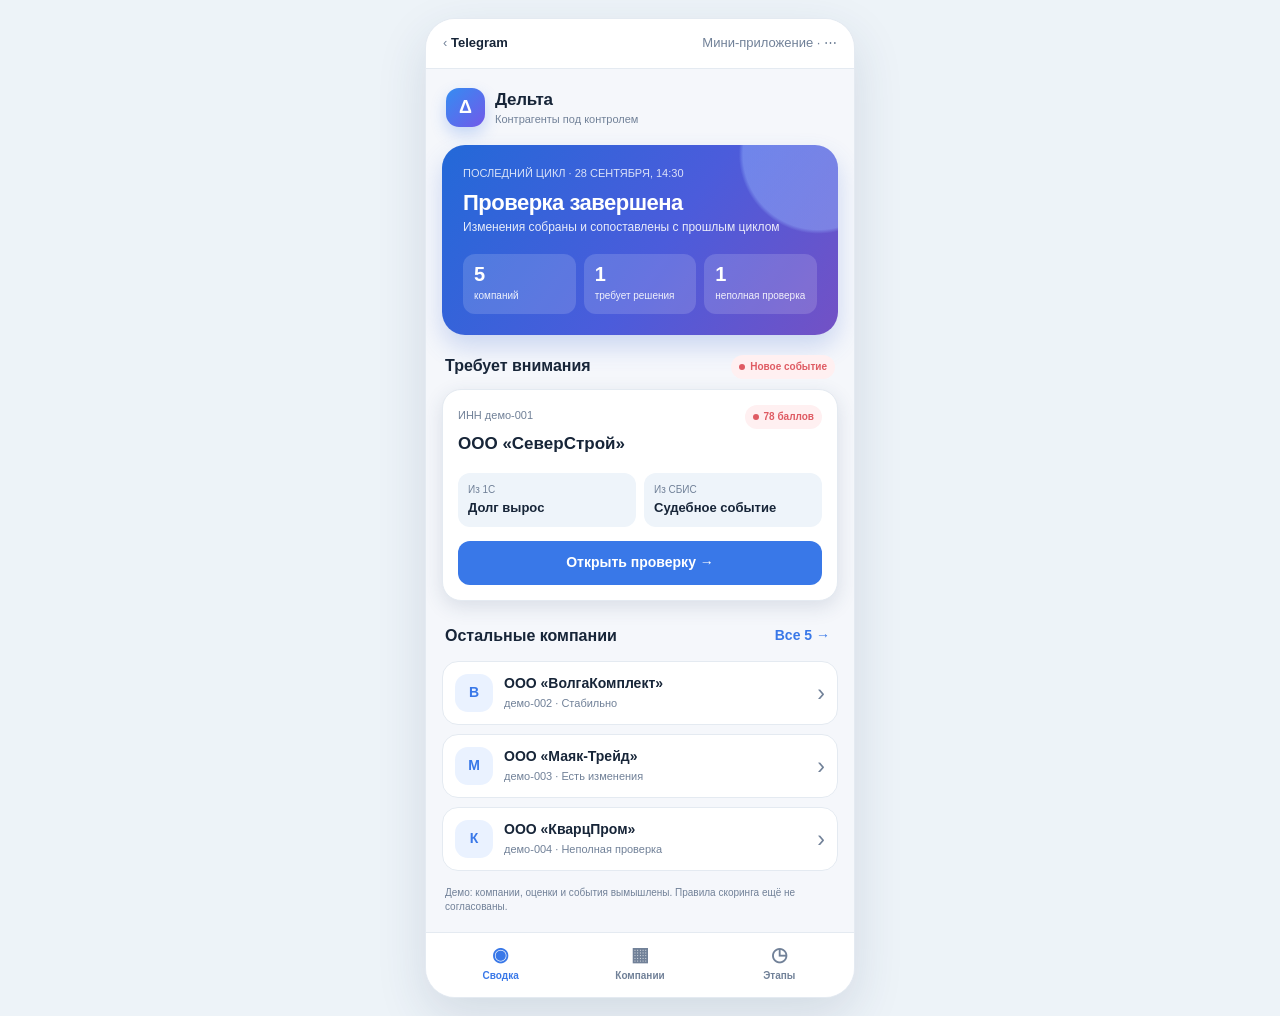
<file: index.html>
<!doctype html>
<html lang="ru">
<head>
<meta charset="utf-8">
<meta name="viewport" content="width=device-width, initial-scale=1">
<title>Дельта — демо проверки контрагентов</title>
<style>html{color-scheme:light dark}body{margin:0;background:light-dark(#edf3f8,#121926)}</style>
</head>
<body>
<div id="deltaMobilePreview" class="viz-dotted-background">
  <style>
    #deltaMobilePreview {
      color-scheme: light dark;
      --bg: light-dark(#f5f7fb,#121926);
      --surface: light-dark(#ffffff,#1d2735);
      --surface2: light-dark(#eef4fa,#273549);
      --ink: light-dark(#172538,#edf4fb);
      --muted: light-dark(#718198,#9bacbf);
      --line: light-dark(#e4eaf1,#344256);
      --blue: light-dark(#3978e8,#75a8ff);
      --blue-soft: light-dark(#eaf2ff,#243854);
      --red: light-dark(#df5b63,#ff9198);
      --red-soft: light-dark(#fff0f1,#50303a);
      --gold: light-dark(#b77d19,#f3c479);
      --gold-soft: light-dark(#fff6e5,#483b27);
      --green: light-dark(#268861,#74d4aa);
      --green-soft: light-dark(#e8f8ef,#254337);
      --shadow: light-dark(#233d6422,#00000033);
      padding: 18px 8px;
      font: 14px/1.42 -apple-system,BlinkMacSystemFont,"Segoe UI",sans-serif;
      color: var(--ink);
    }
    #deltaMobilePreview * { box-sizing:border-box; }
    #deltaMobilePreview [hidden] { display:none !important; }
    #deltaMobilePreview [hidden] { display:none !important; }
    #deltaMobilePreview button { font:inherit; cursor:pointer; }
    #deltaMobilePreview .phone {
      width:min(100%,430px); margin:auto; background:var(--bg); border:1px solid var(--line);
      border-radius:30px; overflow:hidden; box-shadow:0 18px 50px var(--shadow);
    }
    #deltaMobilePreview .telegram-bar {
      height:50px; background:var(--surface); display:flex; align-items:center;
      justify-content:space-between; padding:0 17px; border-bottom:1px solid var(--line);
      color:var(--muted); font-size:13px;
    }
    #deltaMobilePreview .telegram-bar strong { color:var(--ink); font-weight:650; }
    #deltaMobilePreview .app-head { display:flex; align-items:center; gap:10px; padding:19px 20px 7px; }
    #deltaMobilePreview .logo {
      display:grid; place-items:center; width:39px; height:39px; border-radius:13px; color:#fff;
      background:linear-gradient(135deg,#348df2,#7259e9); font-size:18px; font-weight:700;
      box-shadow:0 7px 15px light-dark(#3978e842,#3978e82b);
    }
    #deltaMobilePreview .app-name { font-size:17px; font-weight:700; letter-spacing:-.25px; }
    #deltaMobilePreview .app-desc { color:var(--muted); font-size:11px; }
    #deltaMobilePreview .screen { padding:10px 16px 18px; min-height:570px; }
    #deltaMobilePreview .eyebrow { color:var(--muted); font-size:11px; font-weight:650; letter-spacing:.7px; text-transform:uppercase; margin:13px 3px 9px; }
    #deltaMobilePreview .hero {
      padding:21px; border-radius:23px; color:#fff;
      background:radial-gradient(circle at 95% 5%,#97b7ff75 0 18%,transparent 19%),linear-gradient(125deg,#2369d8,#4b5cdb 55%,#7351c5);
      box-shadow:0 12px 24px light-dark(#406bd43b,#00000033);
    }
    #deltaMobilePreview .hero small { display:block; opacity:.81; font-size:11px; }
    #deltaMobilePreview .hero h1 { margin:9px 0 3px; font-size:22px; font-weight:700; letter-spacing:-.5px; line-height:1.18; }
    #deltaMobilePreview .hero p { margin:0; opacity:.88; font-size:12px; }
    #deltaMobilePreview .hero-metrics { display:flex; gap:8px; margin-top:18px; }
    #deltaMobilePreview .hero-metric { flex:1; padding:10px 11px; border-radius:12px; background:#ffffff26; }
    #deltaMobilePreview .hero-metric b { display:block; font-size:20px; line-height:1; }
    #deltaMobilePreview .hero-metric span { display:block; margin-top:5px; font-size:10px; opacity:.9; }
    #deltaMobilePreview .section-row { display:flex; align-items:center; justify-content:space-between; gap:8px; margin:20px 3px 10px; }
    #deltaMobilePreview .section-row h2 { margin:0; font-size:16px; font-weight:700; }
    #deltaMobilePreview .text-button { border:0; background:none; color:var(--blue); font-weight:650; padding:5px; }
    #deltaMobilePreview .feature {
      padding:15px; background:var(--surface); border:1px solid var(--line); border-radius:19px;
      box-shadow:0 6px 20px var(--shadow);
    }
    #deltaMobilePreview .feature-top { display:flex; justify-content:space-between; align-items:start; gap:8px; }
    #deltaMobilePreview .badge { display:inline-flex; align-items:center; gap:5px; padding:5px 8px; border-radius:99px; font-size:10px; font-weight:700; white-space:nowrap; }
    #deltaMobilePreview .badge.red { background:var(--red-soft); color:var(--red); }
    #deltaMobilePreview .badge.gold { background:var(--gold-soft); color:var(--gold); }
    #deltaMobilePreview .badge.green { background:var(--green-soft); color:var(--green); }
    #deltaMobilePreview .badge.blue { background:var(--blue-soft); color:var(--blue); }
    #deltaMobilePreview .badge::before { content:""; width:6px; height:6px; border-radius:50%; background:currentColor; }
    #deltaMobilePreview .feature h3 { margin:7px 0 2px; font-size:17px; font-weight:700; }
    #deltaMobilePreview .muted { color:var(--muted); }
    #deltaMobilePreview .small { font-size:11px; }
    #deltaMobilePreview .feature-change { display:grid; grid-template-columns:1fr 1fr; gap:8px; margin:15px 0 14px; }
    #deltaMobilePreview .feature-change div { padding:10px; border-radius:12px; background:var(--surface2); }
    #deltaMobilePreview .feature-change span { display:block; font-size:10px; color:var(--muted); }
    #deltaMobilePreview .feature-change b { display:block; margin-top:2px; font-size:13px; font-weight:650; }
    #deltaMobilePreview .primary {
      display:block; width:100%; border:0; border-radius:12px; padding:12px 14px;
      background:var(--blue); color:#fff; font-weight:700; text-align:center;
    }
    #deltaMobilePreview .primary:active, #deltaMobilePreview .company-card:active { transform:scale(.99); }
    #deltaMobilePreview .mini-list { display:grid; gap:9px; }
    #deltaMobilePreview .company-card {
      display:flex; width:100%; align-items:center; gap:11px; text-align:left;
      padding:12px; background:var(--surface); border:1px solid var(--line); border-radius:16px;
      color:var(--ink);
    }
    #deltaMobilePreview .avatar { flex:0 0 38px; width:38px; height:38px; display:grid; place-items:center; border-radius:13px; background:var(--blue-soft); color:var(--blue); font-weight:800; }
    #deltaMobilePreview .company-text { min-width:0; flex:1; }
    #deltaMobilePreview .company-text b { display:block; font-weight:650; white-space:nowrap; overflow:hidden; text-overflow:ellipsis; }
    #deltaMobilePreview .company-text small { display:block; color:var(--muted); font-size:11px; margin-top:2px; }
    #deltaMobilePreview .chev { color:var(--muted); font-size:23px; line-height:1; }
    #deltaMobilePreview .screen-title { display:flex; gap:9px; align-items:center; margin:2px 0 18px; }
    #deltaMobilePreview .back { border:0; color:var(--blue); background:var(--blue-soft); border-radius:11px; width:34px; height:34px; font-size:22px; line-height:1; }
    #deltaMobilePreview .screen-title h1 { margin:0; font-size:20px; letter-spacing:-.3px; }
    #deltaMobilePreview .detail-hero { padding:17px; border-radius:19px; background:var(--surface); border:1px solid var(--line); }
    #deltaMobilePreview .detail-head { display:flex; justify-content:space-between; gap:10px; align-items:flex-start; }
    #deltaMobilePreview .detail-head h2 { font-size:18px; line-height:1.2; margin:0 0 3px; }
    #deltaMobilePreview .score-bubble { flex:0 0 74px; width:74px; height:74px; border-radius:50%; display:grid; place-items:center; background:conic-gradient(var(--red) var(--arc),var(--surface2) 0); }
    #deltaMobilePreview .score-bubble div { display:grid; place-items:center; width:58px; height:58px; border-radius:50%; background:var(--surface); line-height:1.04; }
    #deltaMobilePreview .score-bubble b { font-size:19px; }
    #deltaMobilePreview .score-bubble small { font-size:9px; color:var(--muted); }
    #deltaMobilePreview .source-tags { display:flex; flex-wrap:wrap; gap:6px; margin-top:14px; }
    #deltaMobilePreview .source-tags span { padding:5px 7px; border-radius:8px; font-size:10px; color:var(--muted); background:var(--surface2); }
    #deltaMobilePreview .info-card { background:var(--surface); border:1px solid var(--line); border-radius:17px; padding:15px; margin-top:11px; }
    #deltaMobilePreview .info-card h3 { margin:0 0 8px; font-size:14px; font-weight:700; }
    #deltaMobilePreview .info-card p { margin:0; font-size:12px; color:var(--muted); }
    #deltaMobilePreview .compare { display:flex; align-items:center; justify-content:space-between; gap:8px; padding:11px 0; border-bottom:1px solid var(--line); }
    #deltaMobilePreview .compare:last-child { border-bottom:0; padding-bottom:0; }
    #deltaMobilePreview .compare span { font-size:11px; color:var(--muted); }
    #deltaMobilePreview .compare b { font-size:12px; font-weight:650; text-align:right; }
    #deltaMobilePreview .ai-label { display:inline-flex; align-items:center; gap:5px; color:var(--blue); font-size:10px; font-weight:750; letter-spacing:.4px; margin-bottom:6px; }
    #deltaMobilePreview .ai-label::before { content:"✦"; font-size:14px; }
    #deltaMobilePreview .option-row { display:grid; grid-template-columns:1fr 1fr; gap:7px; margin-top:11px; }
    #deltaMobilePreview .option-row button { padding:10px; border:1px solid var(--line); border-radius:11px; background:var(--surface2); color:var(--ink); font-size:11px; font-weight:650; }
    #deltaMobilePreview .decision { margin-top:10px; font-size:11px; color:var(--green); min-height:16px; }
    #deltaMobilePreview .history-line { position:relative; padding:0 0 15px 20px; border-left:2px solid var(--line); margin-left:6px; }
    #deltaMobilePreview .history-line::before { content:""; position:absolute; left:-6px; top:3px; width:10px; height:10px; border-radius:50%; background:var(--blue); }
    #deltaMobilePreview .history-line b { display:block; font-size:12px; }
    #deltaMobilePreview .history-line span { color:var(--muted); font-size:11px; }
    #deltaMobilePreview .stage-card { display:flex; gap:10px; align-items:flex-start; width:100%; padding:11px 12px; text-align:left; border:1px solid var(--line); border-radius:12px; background:var(--surface); color:var(--ink); margin-bottom:7px; }
    #deltaMobilePreview .stage-number { display:grid; place-items:center; flex:0 0 26px; width:26px; height:26px; border-radius:9px; background:var(--blue-soft); color:var(--blue); font-size:11px; font-weight:700; }
    #deltaMobilePreview .stage-card b { display:block; font-size:12px; }
    #deltaMobilePreview .stage-card small { display:block; margin-top:4px; color:var(--muted); font-size:11px; }
    #deltaMobilePreview .stage-card.skip { opacity:.62; }
    #deltaMobilePreview .bottom-nav { display:grid; grid-template-columns:repeat(3,1fr); border-top:1px solid var(--line); background:var(--surface); padding:7px 5px 10px; }
    #deltaMobilePreview .bottom-nav button { border:0; background:none; color:var(--muted); padding:4px 5px; font-size:10px; font-weight:650; }
    #deltaMobilePreview .bottom-nav button[aria-current="page"] { color:var(--blue); }
    #deltaMobilePreview .nav-glyph { display:block; font-size:19px; line-height:1.2; margin-bottom:2px; }
    #deltaMobilePreview .demo-note { margin:15px 3px 0; color:var(--muted); font-size:10px; }
    @media (max-width:420px) { #deltaMobilePreview { padding:0; } #deltaMobilePreview .phone { border-radius:0; border:0; box-shadow:none; } }
  </style>

  <div class="phone">
    <div class="telegram-bar"><span>‹ <strong>Telegram</strong></span><span>Мини-приложение · ⋯</span></div>
    <div class="app-head"><div class="logo">Δ</div><div><div class="app-name">Дельта</div><div class="app-desc">Контрагенты под контролем</div></div></div>
    <div id="deltaScreen" class="screen" aria-live="polite"></div>
    <div class="bottom-nav" aria-label="Навигация">
      <button type="button" data-nav="home" aria-current="page"><span class="nav-glyph">◉</span>Сводка</button>
      <button type="button" data-nav="list"><span class="nav-glyph">▦</span>Компании</button>
      <button type="button" data-nav="stages"><span class="nav-glyph">◷</span>Этапы</button>
    </div>
  </div>
</div>

<script>
(() => {
  const root=document.getElementById('deltaMobilePreview');
  const screen=root.querySelector('#deltaScreen');
  const records={
    sever:{name:'ООО «СеверСтрой»',mark:'С',inn:'демо-001',status:'Требует внимания',tone:'red',score:'78',arc:'78%',source:'1С и СБИС ответили · ИНН совпал',delta:'Долг: 1,2 → 2,1 млн ₽',event:'Новое судебное событие',explain:'Сработал примерный триггер: долг вырос, а СБИС сообщил о новом судебном событии. Скрипт рассчитал баллы по этим изменениям.',recommend:'Уточнить причину долга, запросить подтверждающие документы и проверить статус судебного события.',history:[['28 сентября · 14:30','78 баллов · новые изменения'],['22 сентября · 14:30','31 балл · долг 1,2 млн ₽'],['15 сентября · 14:30','28 баллов · предыдущий снимок']],decision:''},
    volga:{name:'ООО «ВолгаКомплект»',mark:'В',inn:'демо-002',status:'Стабильно',tone:'green',score:'12',arc:'12%',source:'1С и СБИС ответили · ИНН совпал',delta:'Без заметных изменений',event:'Новых внешних событий нет',explain:'Изменений, требующих внимания, не найдено. Сообщение сотруднику не отправлялось, ИИ не вызывался.',recommend:'Продолжить плановый мониторинг.',history:[['28 сентября · 14:30','12 баллов · без изменений'],['22 сентября · 14:30','12 баллов · без изменений']],decision:''},
    mayak:{name:'ООО «Маяк-Трейд»',mark:'М',inn:'демо-003',status:'Есть изменения',tone:'gold',score:'43',arc:'43%',source:'1С и СБИС ответили · ИНН совпал',delta:'Долг без изменений',event:'Обновились сведения о компании',explain:'Внешние сведения изменились, но порог уведомления в этом примере не достигнут.',recommend:'Сверить обновлённые сведения в следующем цикле.',history:[['28 сентября · 14:30','43 балла · внешнее изменение'],['22 сентября · 14:30','19 баллов · без изменений']],decision:''},
    kvarts:{name:'ООО «КварцПром»',mark:'К',inn:'демо-004',status:'Неполная проверка',tone:'blue',score:'—',arc:'0%',source:'1С ответила · СБИС: нет ответа',delta:'Сравнение неполное',event:'Ошибка источника — не риск',explain:'СБИС не ответил. Его данные не использованы для скоринга, технический пропуск отмечен отдельно.',recommend:'Повторить запрос к СБИС.',history:[['28 сентября · 14:30','Неполная проверка · СБИС не ответил'],['22 сентября · 14:30','24 балла · оба источника ответили']],decision:''},
    rezerv:{name:'ООО «Резерв-Логистика»',mark:'Р',inn:'демо-005',status:'Первый цикл',tone:'blue',score:'—',arc:'0%',source:'1С и СБИС ответили · ИНН совпал',delta:'Первая запись сохранена',event:'Предыдущей записи пока нет',explain:'Первая проверка стала исходной точкой. Сравнение с прошлым циклом начнётся при следующем запуске.',recommend:'Продолжить плановый мониторинг.',history:[['28 сентября · 14:30','Первый снимок · исходная точка']],decision:''}
  };
  const stages=[
    ['Запуск по расписанию','Сервис начал очередной цикл проверки.'],
    ['Получить данные из 1С','Список и внутренние показатели компаний получены из 1С за один логический этап.'],
    ['Запросить СБИС по ИНН','Для каждого ИНН запрошены внешние сведения.'],
    ['Сверить ответы','ИНН и статусы источников проверены; чужие данные не связываются.'],
    ['Сохранить запись','Добавлена новая запись с датой. Прошлые записи остаются в истории.'],
    ['Сравнить с предыдущей','Скрипт нашёл изменения относительно последней записи.'],
    ['Рассчитать скоринг','Скрипт применил заданные правила и порог уведомления.'],
    ['Объяснение ИИ','ИИ получил изменения и сработавшие правила и объяснил триггер.'],
    ['Рекомендации ИИ','ИИ предложил варианты снижения или контроля риска.'],
    ['Решение сотрудника','Человек выбирает действие, решение записывается в карточку.']
  ];
  let page='home', selected='sever';
  const e=s=>String(s).replace(/[&<>"']/g,c=>({'&':'&amp;','<':'&lt;','>':'&gt;','"':'&quot;'}[c]));
  function card(id){const r=records[id];return `<button type="button" class="company-card" data-open="${id}"><span class="avatar">${r.mark}</span><span class="company-text"><b>${e(r.name)}</b><small>${e(r.inn)} · ${e(r.status)}</small></span><span class="chev">›</span></button>`;}
  function draw(){
    root.querySelectorAll('[data-nav]').forEach(b=>b.setAttribute('aria-current',b.dataset.nav===page?'page':'false'));
    if(page==='home') screen.innerHTML=`
      <div class="hero"><small>ПОСЛЕДНИЙ ЦИКЛ · 28 СЕНТЯБРЯ, 14:30</small><h1>Проверка завершена</h1><p>Изменения собраны и сопоставлены с прошлым циклом</p><div class="hero-metrics"><div class="hero-metric"><b>5</b><span>компаний</span></div><div class="hero-metric"><b>1</b><span>требует решения</span></div><div class="hero-metric"><b>1</b><span>неполная проверка</span></div></div></div>
      <div class="section-row"><h2>Требует внимания</h2><span class="badge red">Новое событие</span></div>
      <div class="feature"><div class="feature-top"><div><span class="small muted">ИНН демо-001</span><h3>ООО «СеверСтрой»</h3></div><span class="badge red">78 баллов</span></div><div class="feature-change"><div><span>Из 1С</span><b>Долг вырос</b></div><div><span>Из СБИС</span><b>Судебное событие</b></div></div><button class="primary" type="button" data-open="sever">Открыть проверку →</button></div>
      <div class="section-row"><h2>Остальные компании</h2><button class="text-button" type="button" data-go="list">Все 5 →</button></div>
      <div class="mini-list">${card('volga')}${card('mayak')}${card('kvarts')}</div><div class="demo-note">Демо: компании, оценки и события вымышлены. Правила скоринга ещё не согласованы.</div>`;
    if(page==='list') screen.innerHTML=`<div class="screen-title"><h1>Контрагенты</h1></div><p class="small muted">Последний цикл · 28 сентября, 14:30</p><div class="mini-list">${Object.keys(records).map(card).join('')}</div><div class="demo-note">Технический сбой источника показан отдельно от риска компании.</div>`;
    if(page==='detail') {const r=records[selected];const alerted=selected==='sever';screen.innerHTML=`
      <div class="screen-title"><button type="button" class="back" data-go="list" aria-label="Назад к списку">‹</button><h1>Карточка компании</h1></div>
      <div class="detail-hero"><div class="detail-head"><div><h2>${e(r.name)}</h2><span class="small muted">ИНН ${e(r.inn)}</span><div style="margin-top:9px"><span class="badge ${r.tone}">${e(r.status)}</span></div></div><div class="score-bubble" style="--arc:${r.arc}"><div><b>${e(r.score)}</b><small>баллы</small></div></div></div><div class="source-tags"><span>${e(r.source)}</span><span>Запись: 28 сен · 14:30</span></div></div>
      <div class="info-card"><h3>Что изменилось</h3><div class="compare"><span>Внутренние данные 1С</span><b>${e(r.delta)}</b></div><div class="compare"><span>Внешние данные СБИС</span><b>${e(r.event)}</b></div></div>
      ${alerted?`<div class="info-card"><span class="ai-label">ОБЪЯСНЕНИЕ ИИ</span><p>${e(r.explain)}</p></div>
      <div class="info-card"><span class="ai-label">РЕКОМЕНДАЦИЯ ИИ</span><p>${e(r.recommend)}</p><div class="option-row"><button type="button" data-decision="Уточнить у ответственного">Уточнить</button><button type="button" data-decision="Передать на проверку">Передать на проверку</button></div><div class="decision">${r.decision?`Демо-решение сохранено: ${e(r.decision)}`:'Решение сотрудника ещё не записано'}</div></div>`:`<div class="info-card"><h3>Итог цикла</h3><p>${e(r.explain)}</p></div>`}
      <div class="section-row"><h2>История проверок</h2><button class="text-button" type="button" data-go="stages">Этапы →</button></div><div class="info-card">${r.history.map(h=>`<div class="history-line"><b>${e(h[0])}</b><span>${e(h[1])}</span></div>`).join('')}</div><div class="demo-note">Пример экрана. Кнопки меняют только демонстрационные данные.</div>`;}
    if(page==='stages') {const stop=selected==='sever'?10:(selected==='kvarts'||selected==='rezerv'?6:7);screen.innerHTML=`<div class="screen-title"><h1>Путь проверки</h1></div><p class="small muted">Пример последнего цикла: ${e(records[selected].name)}</p><div class="stage-list">${stages.map((s,i)=>`<button class="stage-card ${i>=stop?'skip':''}" type="button" data-stage="${i}" aria-expanded="false"><span class="stage-number">${i+1}</span><span><b>${e(s[0])}</b><small hidden>${i>=stop?'В этом цикле не выполнялся.':e(s[1])}</small></span></button>`).join('')}</div><div class="demo-note">Получение данных, сверка и скоринг выполняются сервисом. ИИ подключается после триггера; решение принимает сотрудник.</div>`;}
  }
  root.addEventListener('click',ev=>{
    const open=ev.target.closest('[data-open]'); if(open){selected=open.dataset.open;page='detail';draw();return;}
    const nav=ev.target.closest('[data-nav]'); if(nav){page=nav.dataset.nav;draw();return;}
    const go=ev.target.closest('[data-go]'); if(go){page=go.dataset.go;draw();return;}
    const decision=ev.target.closest('[data-decision]'); if(decision){records[selected].decision=decision.dataset.decision;draw();return;}
    const stage=ev.target.closest('[data-stage]'); if(stage){const hint=stage.querySelector('small');const expanded=stage.getAttribute('aria-expanded')==='true';stage.setAttribute('aria-expanded',String(!expanded));hint.hidden=expanded;}
  });
  draw();
})();
</script>

</body>
</html>
</file>
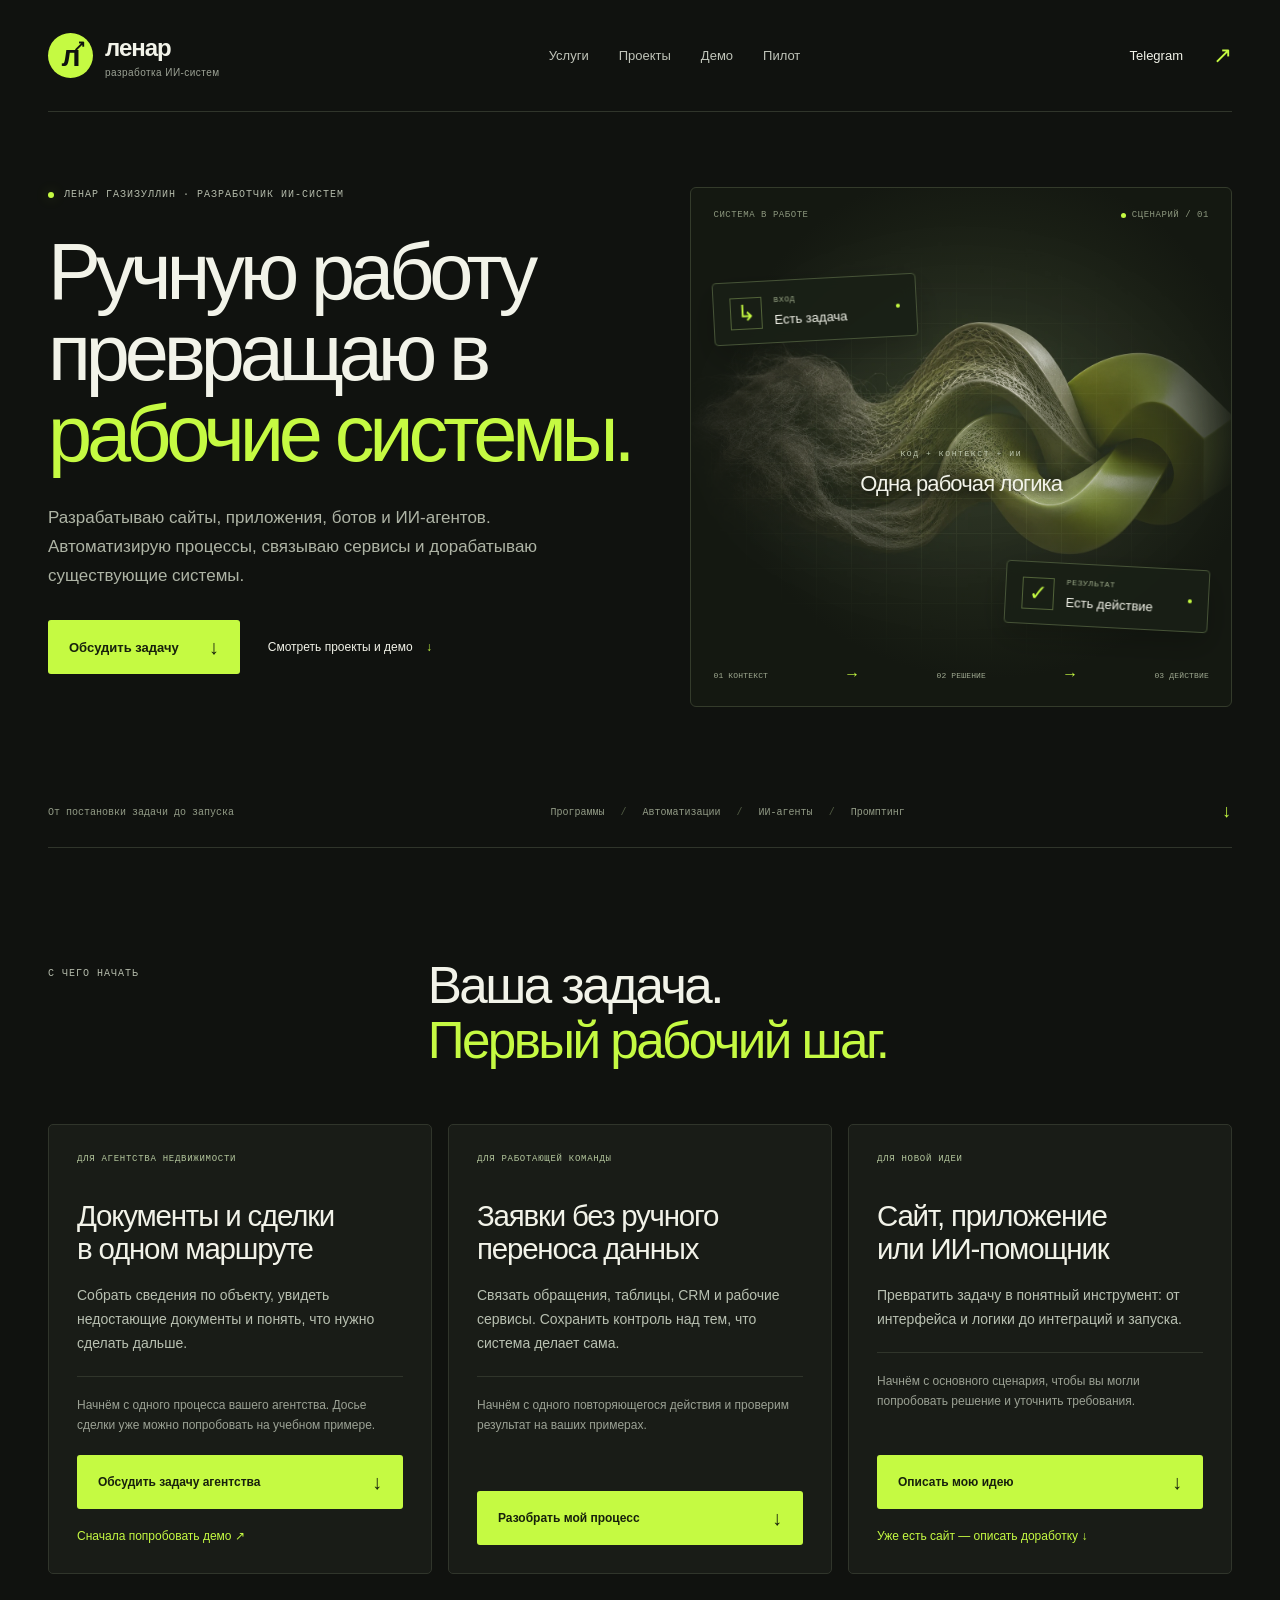
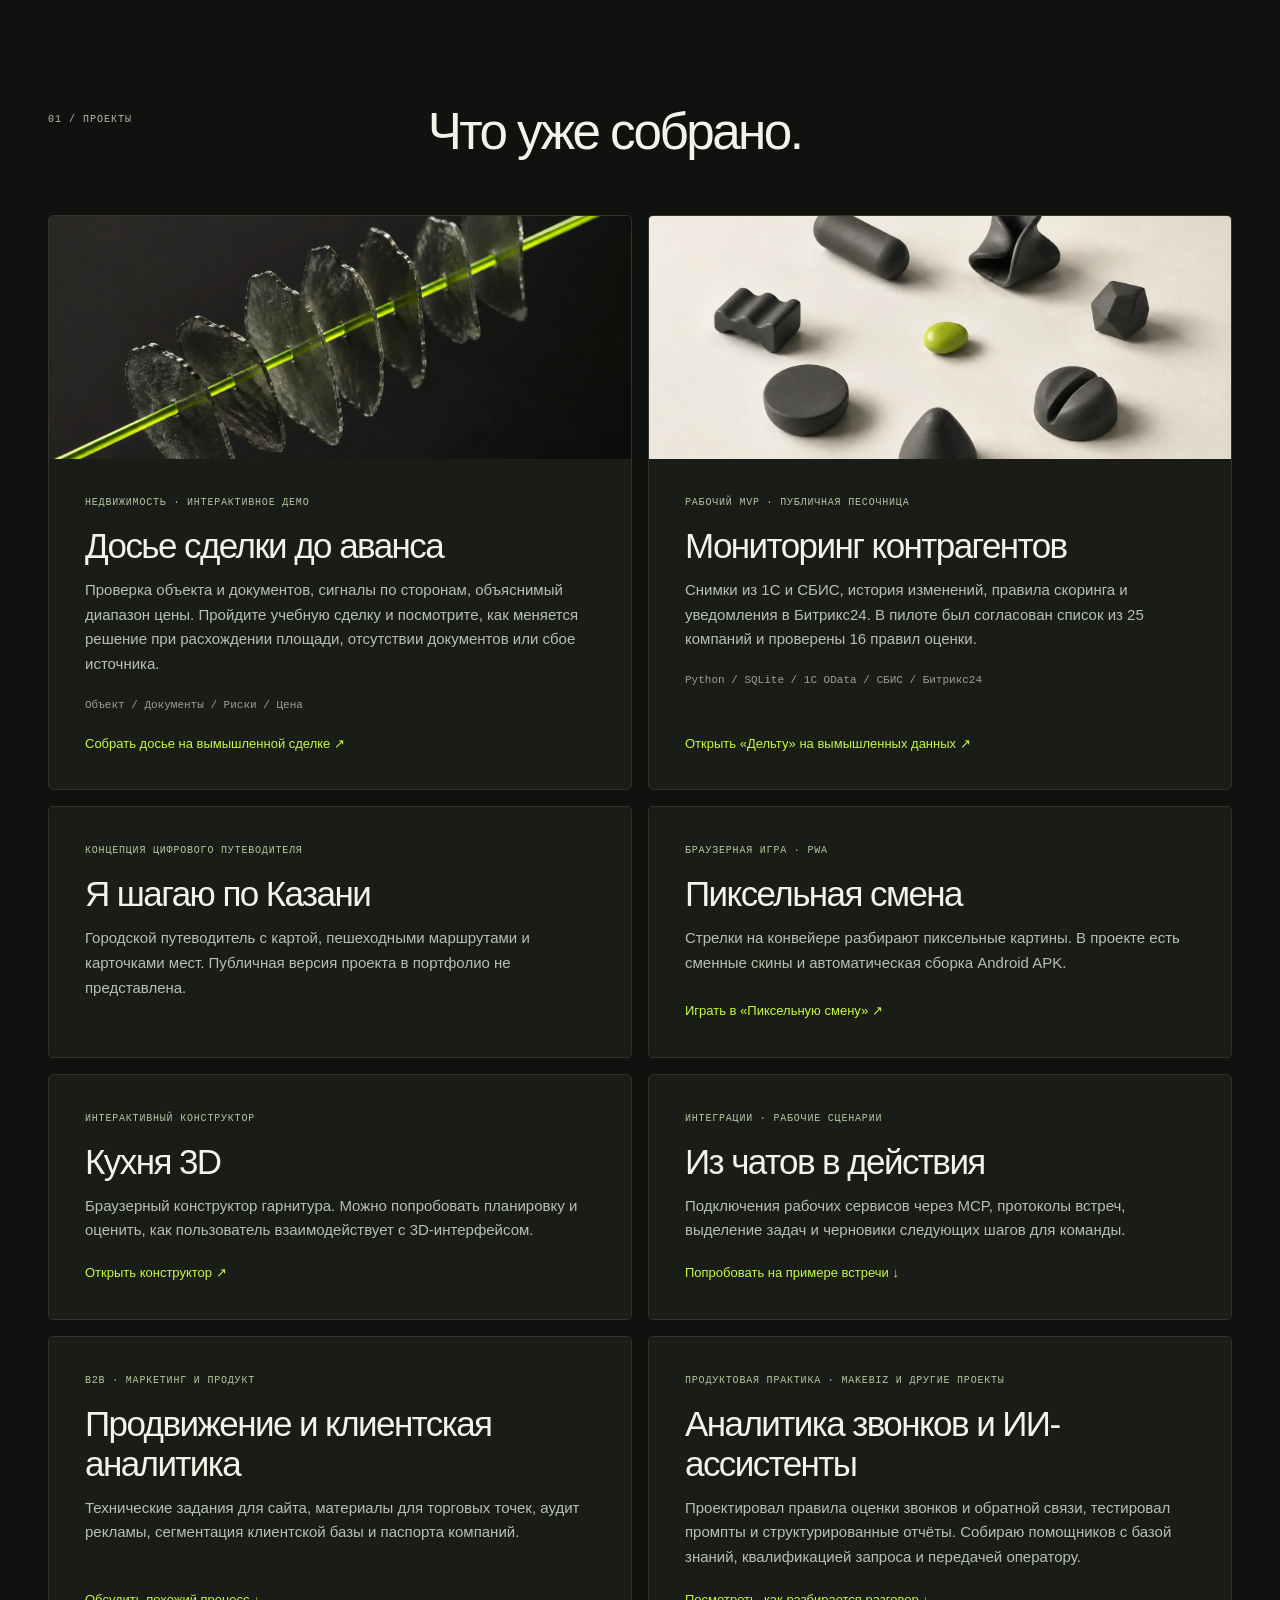
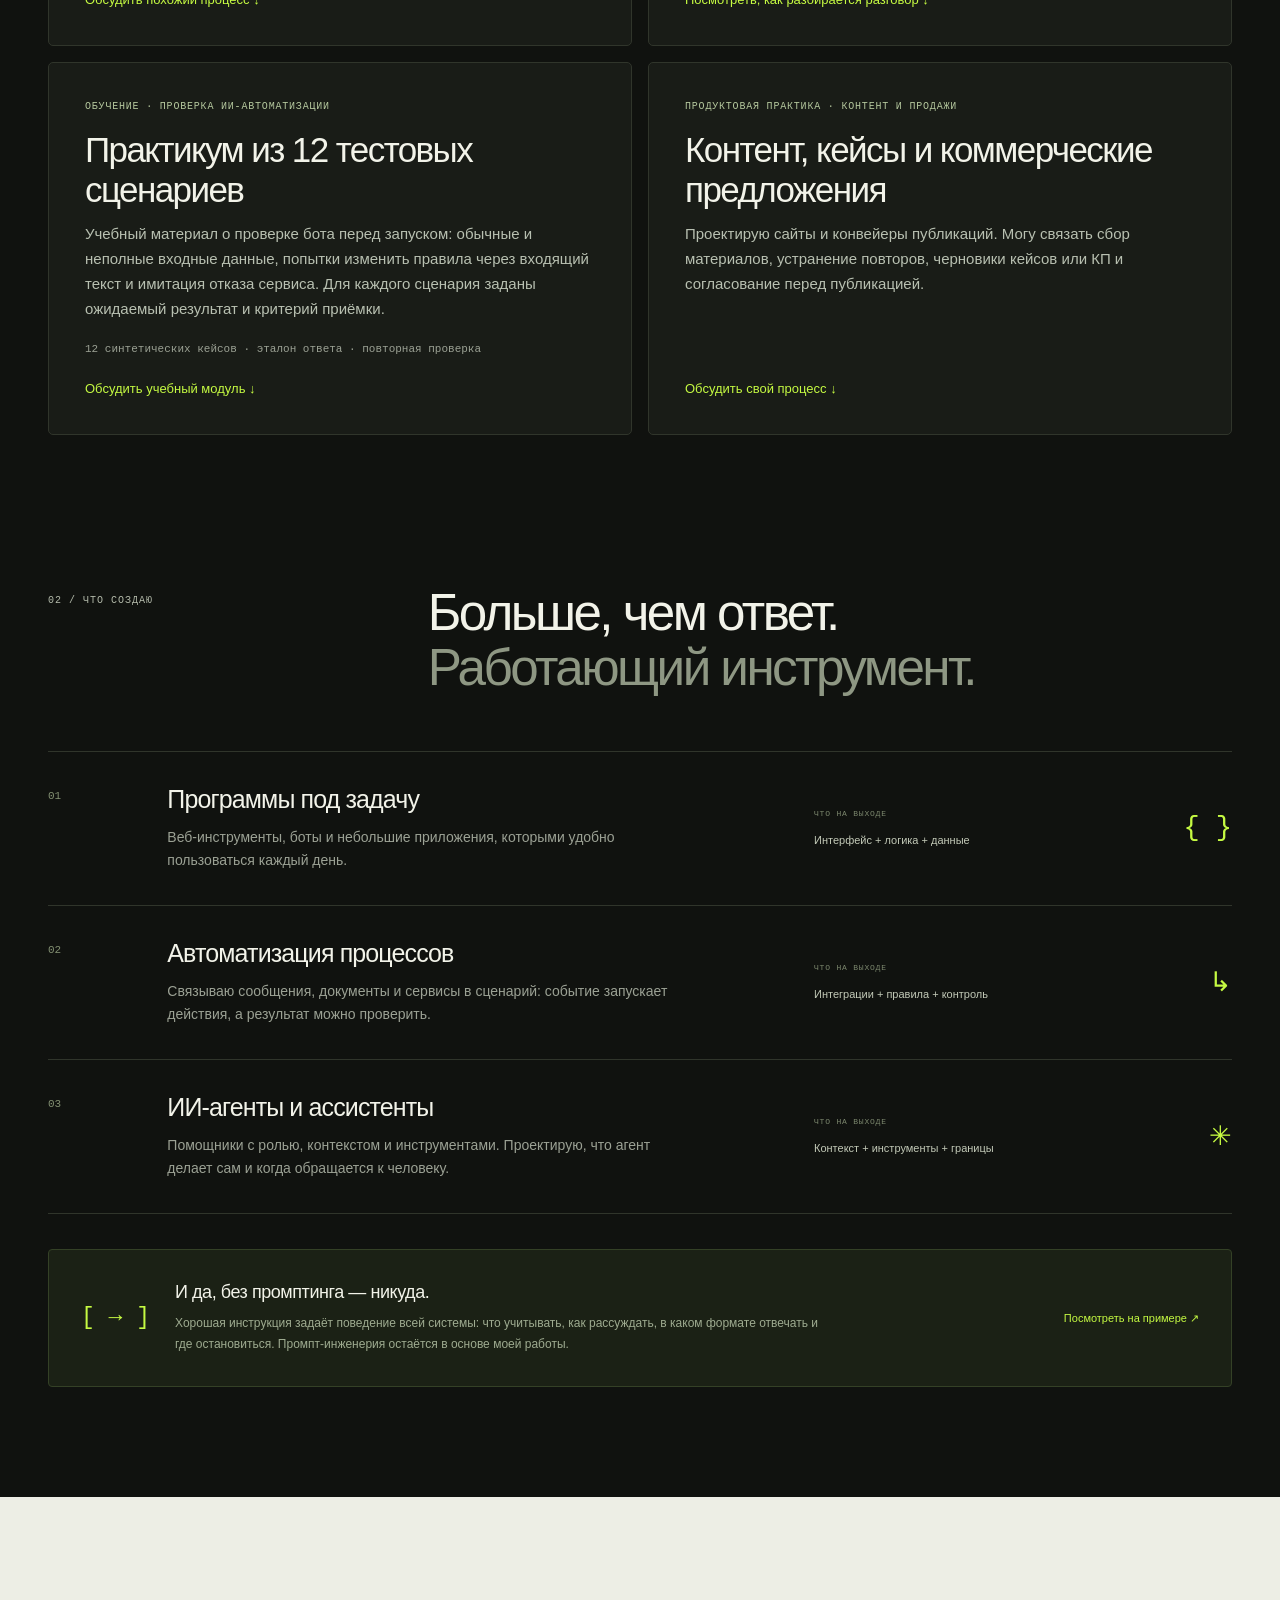
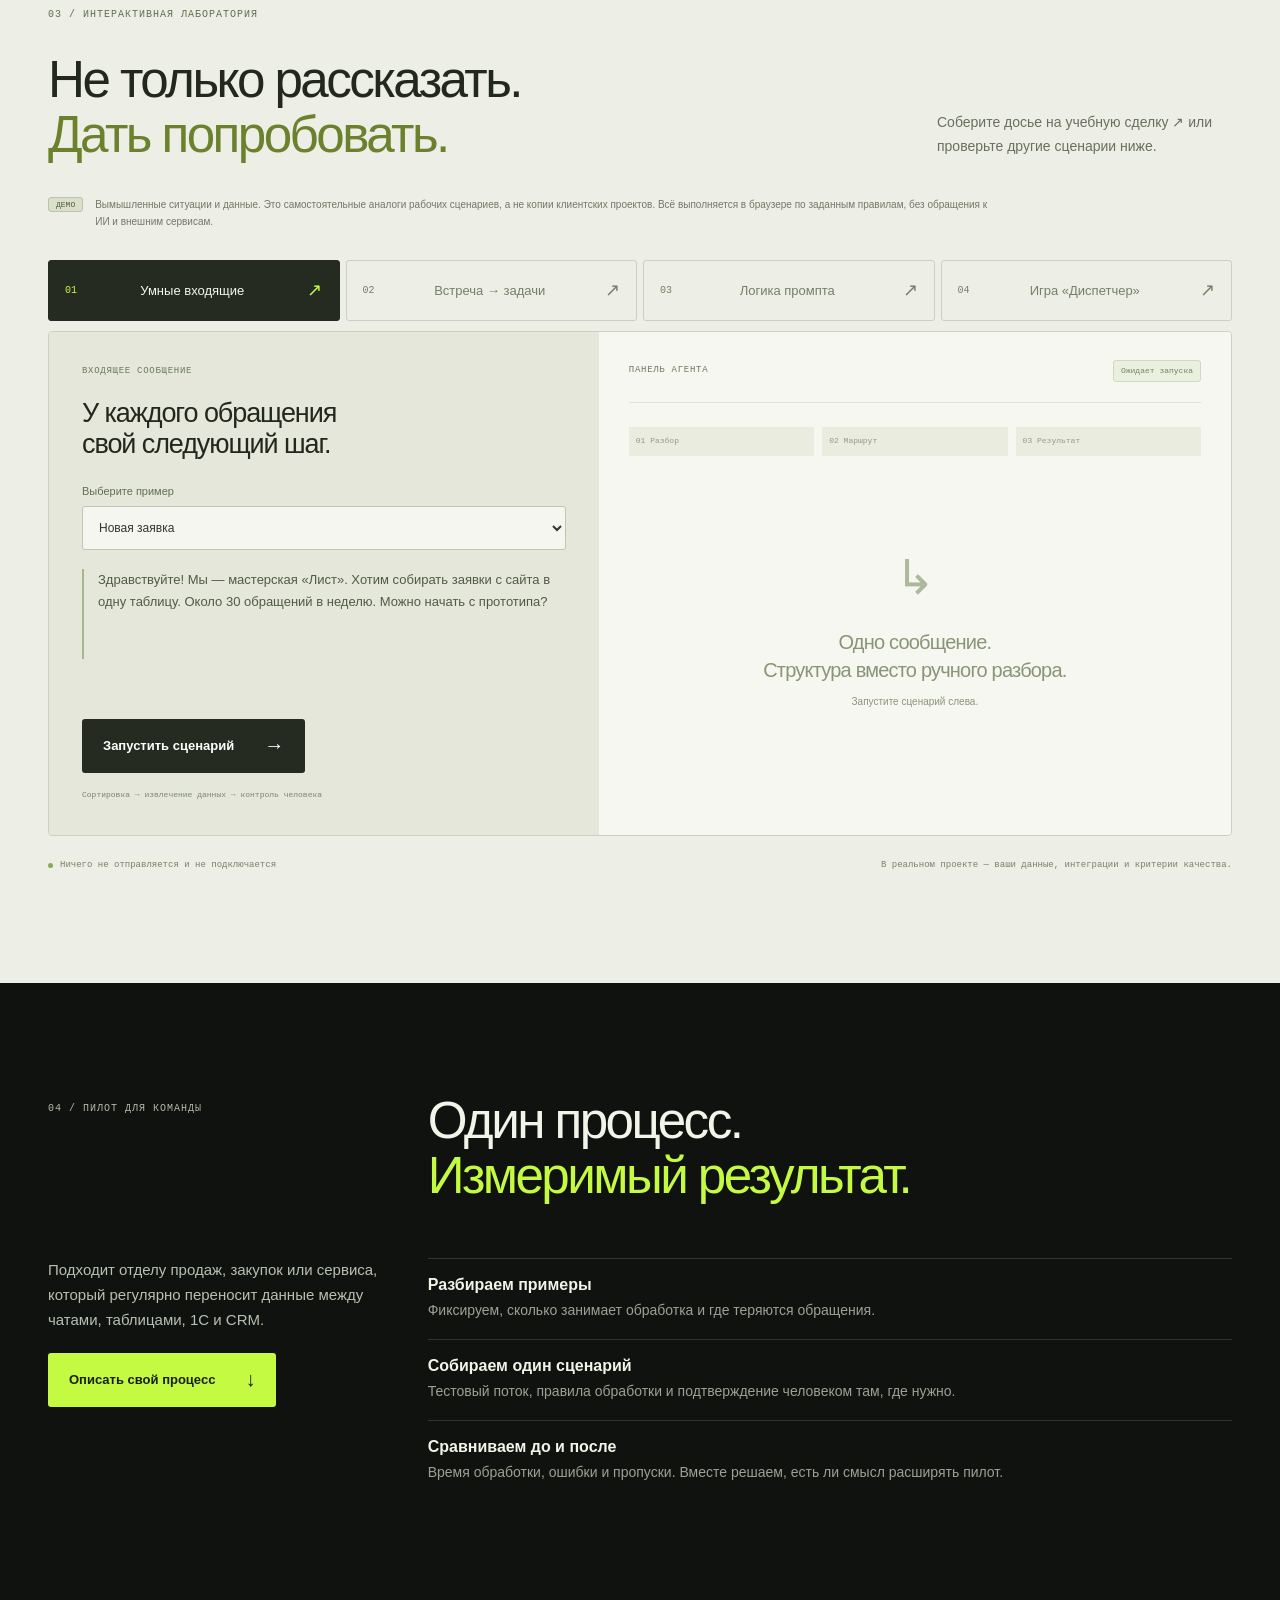
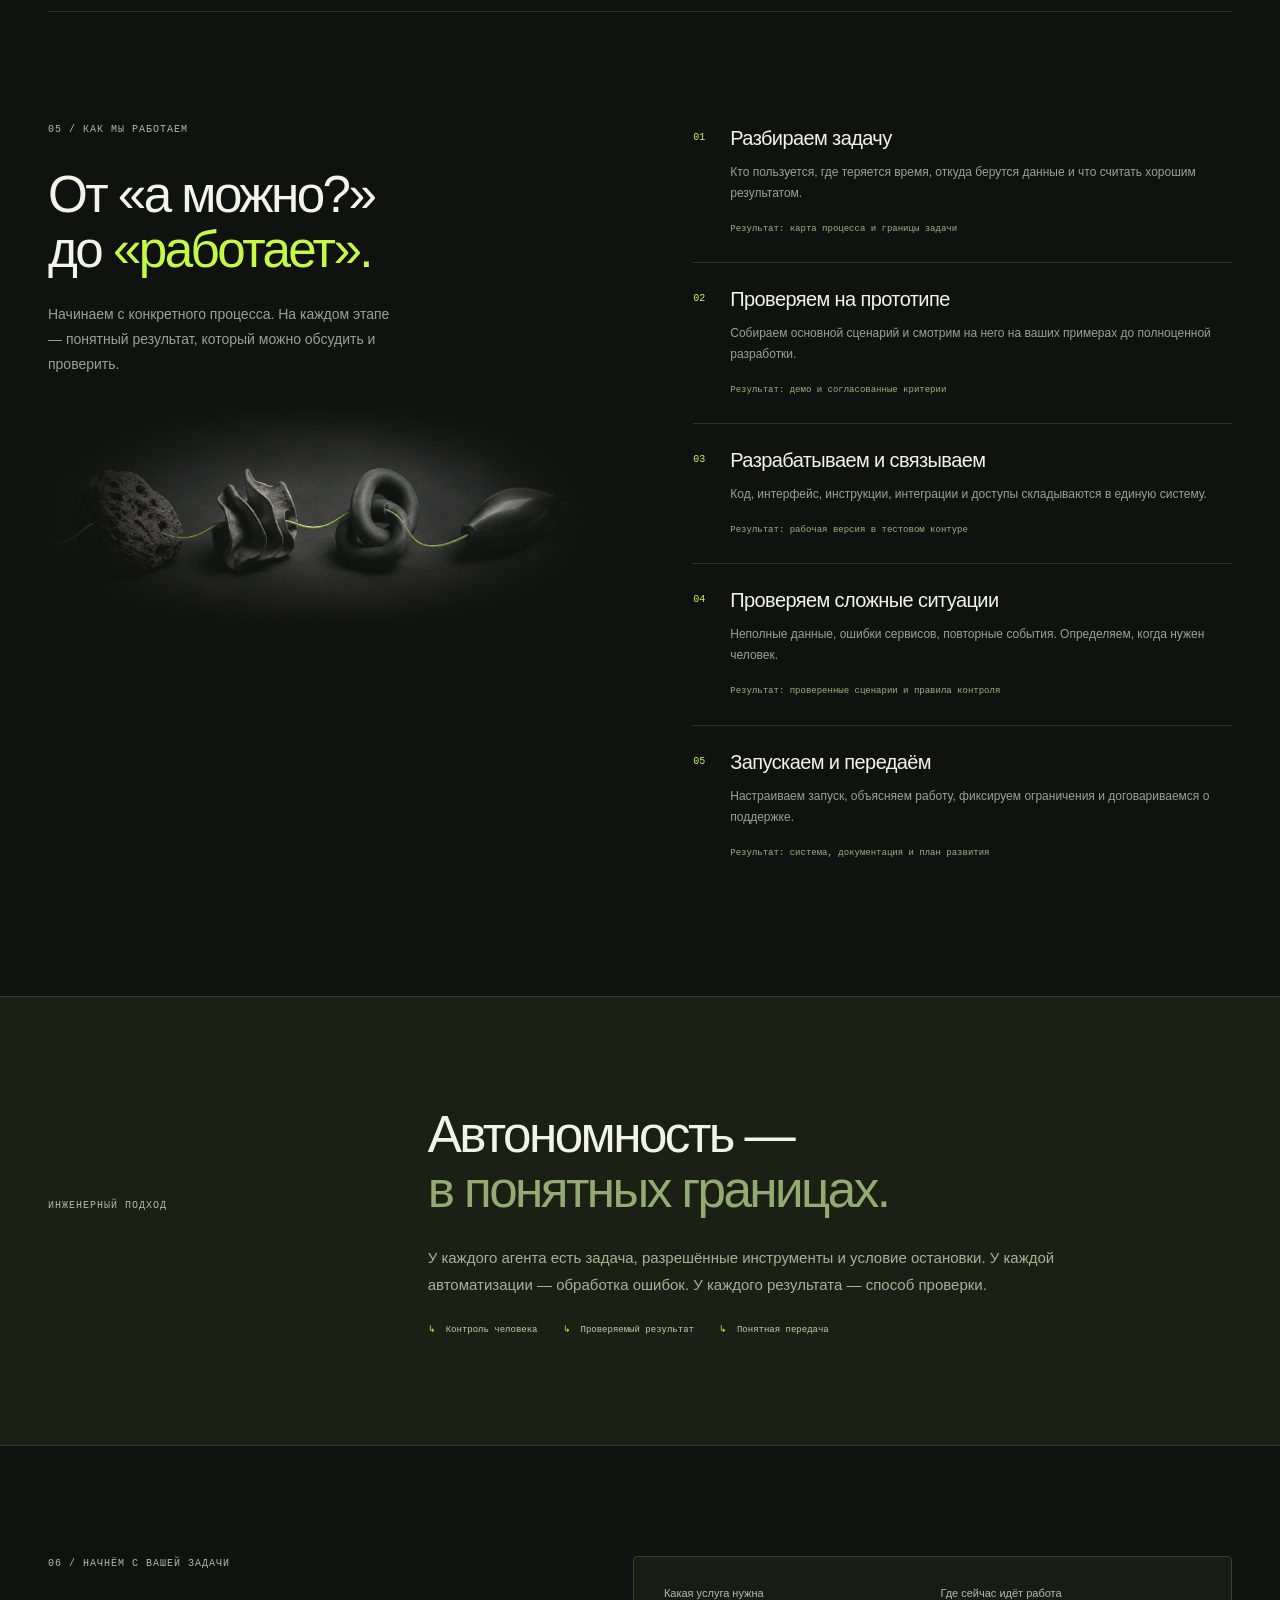
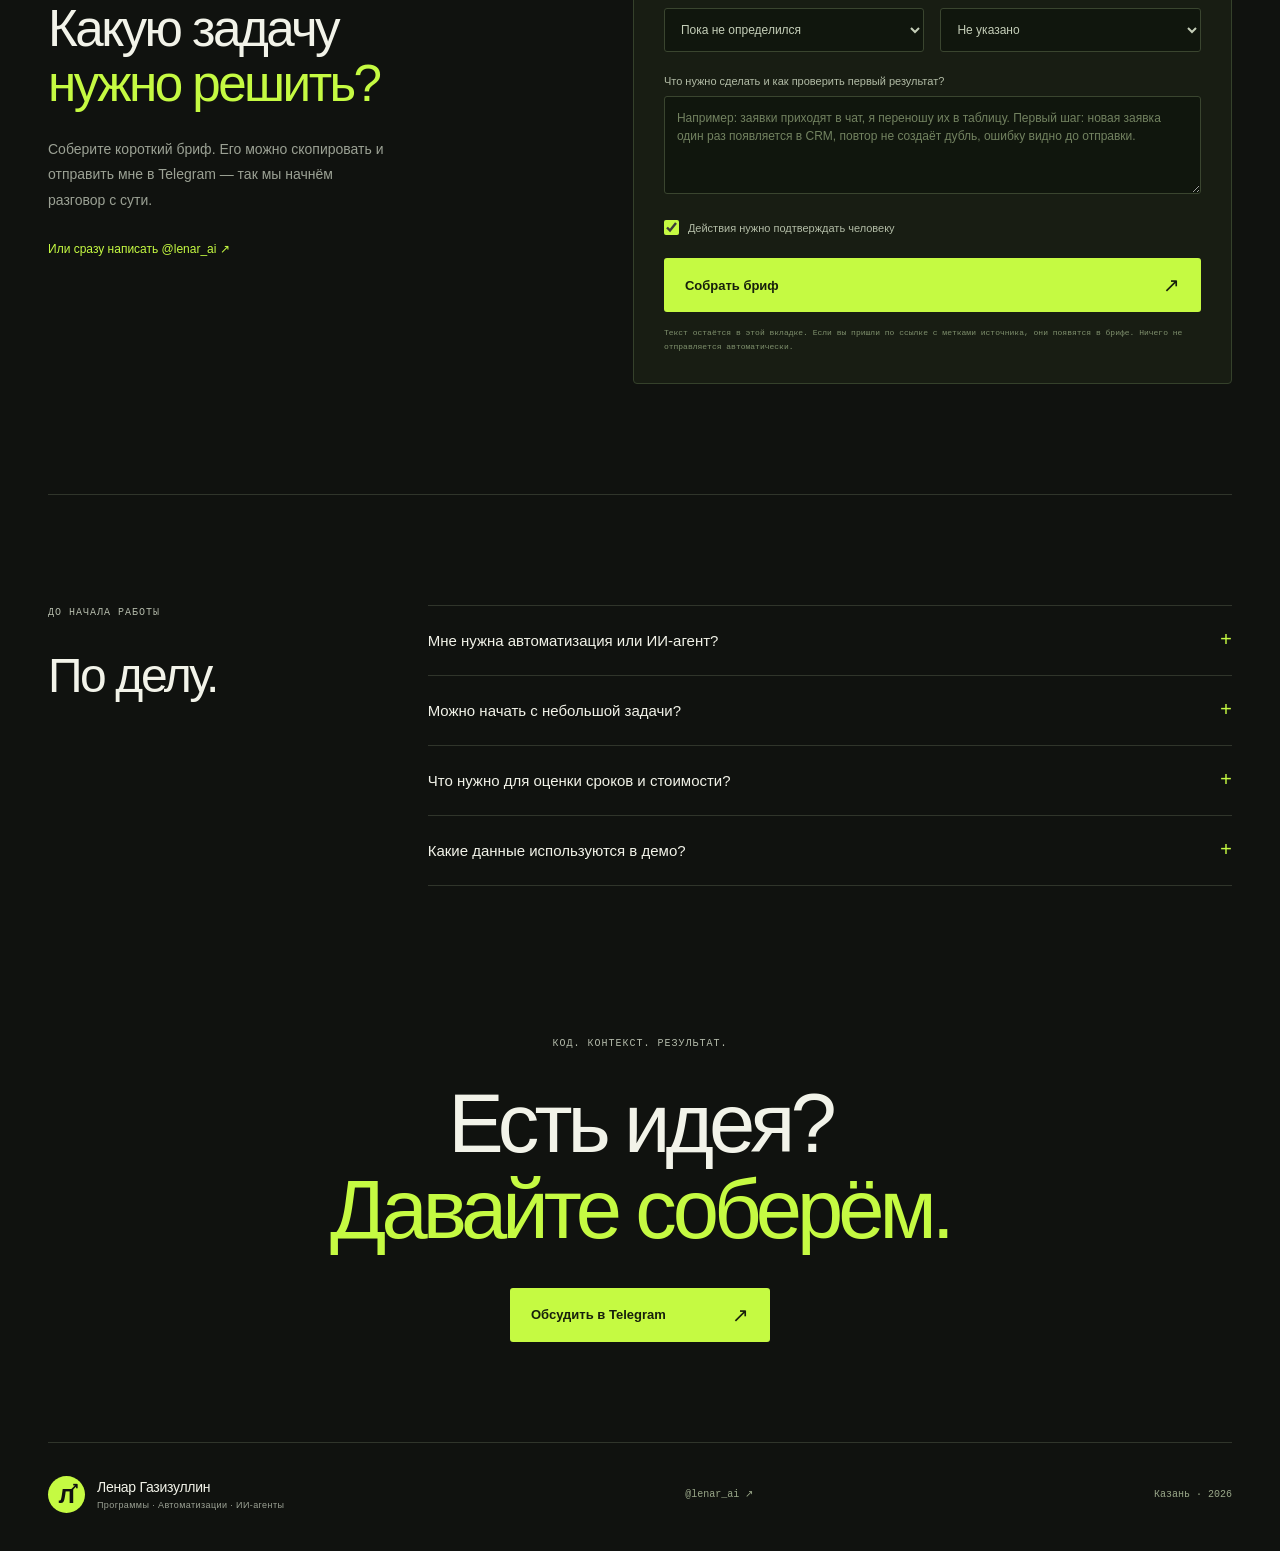
<file: portfolio/index.html>
<!doctype html>
<html lang="ru">
<head>
  <meta charset="utf-8"><meta name="viewport" content="width=device-width, initial-scale=1">
  <meta name="theme-color" content="#10120f">
  <title>Ленар Газизуллин — разработчик ИИ-систем, автоматизаций и агентов</title>
  <meta name="description" content="Разрабатываю программы, автоматизации и ИИ-агентов под рабочие задачи. От логики и промптов до интеграций, проверки и запуска. Попробуйте интерактивные демо.">
  <meta property="og:title" content="Ленар — от идеи к работающей ИИ-системе">
  <meta property="og:description" content="Программы. Автоматизации. ИИ-агенты. И промптинг, который связывает всё в систему.">
  <meta property="og:type" content="website">
  <meta property="og:image" content="https://neurotatarin.github.io/delta-counterparty-demo/portfolio/images/creative-03-agent-constellation.webp">
  <link rel="icon" href="./favicon.svg" type="image/svg+xml"><link rel="stylesheet" href="./site.css">
  <script src="./site.js?v=brief-focus" defer></script>
  <script src="./routing-game.js" defer></script>
</head>
<body>
<a class="skip" href="#main">К содержанию</a>
<header class="header shell">
  <a class="brand" href="#top" aria-label="Ленар — на главную"><span class="brand-icon">л<span>↗</span></span><span>ленар<span class="brand-sub">разработка ИИ-систем</span></span></a>
  <nav aria-label="Основная навигация"><a href="#start">Услуги</a><a href="#projects">Проекты</a><a href="#lab">Демо</a><a href="#pilot">Пилот</a></nav>
  <a class="contact-link" href="https://t.me/lenar_ai" target="_blank" rel="noopener noreferrer">Telegram <span>↗</span></a>
</header>
<main id="main">
<section class="hero shell" id="top">
  <div class="hero-copy"><p class="eyebrow"><span class="dot"></span>Ленар Газизуллин · разработчик ИИ-систем</p>
    <h1>Ручную работу<br>превращаю в<br><em>рабочие системы.</em></h1>
    <p class="lead">Разрабатываю сайты, приложения, ботов и ИИ-агентов. Автоматизирую процессы, связываю сервисы и дорабатываю существующие системы.</p>
    <div class="actions"><a class="button lime" href="#brief">Обсудить задачу <span>↓</span></a><a class="underlink" href="#projects">Смотреть проекты и демо <span>↓</span></a></div>
  </div>
  <div class="system-visual" aria-label="Схема: задача проходит через контекст, агента и действие">
    <div class="visual-top"><span>СИСТЕМА В РАБОТЕ</span><span class="live"><i></i> СЦЕНАРИЙ / 01</span></div>
    <div class="visual-grid" aria-hidden="true"></div>
    <img class="core-art" src="./images/creative-01-semantic-core.webp" alt="Графитовая форма с ярким лаймовым ядром — образ работающей системы" width="1024" height="768" fetchpriority="high">
    <div class="flow-node node-in"><span class="node-icon">↳</span><div><small>ВХОД</small><strong>Есть задача</strong></div><span class="node-dot"></span></div>
    <div class="core-label"><span>КОД + КОНТЕКСТ + ИИ</span><strong>Одна рабочая логика</strong></div>
    <div class="flow-node node-out"><span class="node-icon">✓</span><div><small>РЕЗУЛЬТАТ</small><strong>Есть действие</strong></div><span class="node-dot"></span></div>
    <div class="visual-bottom"><span>01 КОНТЕКСТ</span><b>→</b><span>02 РЕШЕНИЕ</span><b>→</b><span>03 ДЕЙСТВИЕ</span></div>
  </div>
  <div class="hero-foot"><span>От постановки задачи до запуска</span><span>Программы <i>/</i> Автоматизации <i>/</i> ИИ-агенты <i>/</i> Промптинг</span><a href="#solutions" aria-label="Перейти к направлениям">↓</a></div>
</section>

<section class="start shell section" id="start" aria-labelledby="start-title">
  <div class="section-head"><p class="eyebrow">С ЧЕГО НАЧАТЬ</p><h2 id="start-title">Ваша задача.<br><em>Первый рабочий шаг.</em></h2></div>
  <div class="start-grid">
    <article class="start-card"><p class="micro">ДЛЯ АГЕНТСТВА НЕДВИЖИМОСТИ</p><h3>Документы и сделки<br>в одном маршруте</h3><p>Собрать сведения по объекту, увидеть недостающие документы и понять, что нужно сделать дальше.</p><p class="start-result">Начнём с одного процесса вашего агентства. Досье сделки уже можно попробовать на учебном примере.</p><a class="button lime" href="#brief-task" data-brief-preset="realty">Обсудить задачу агентства <span>↓</span></a><a class="underlink" href="./property-check.html">Сначала попробовать демо ↗</a></article>
    <article class="start-card"><p class="micro">ДЛЯ РАБОТАЮЩЕЙ КОМАНДЫ</p><h3>Заявки без ручного<br>переноса данных</h3><p>Связать обращения, таблицы, CRM и рабочие сервисы. Сохранить контроль над тем, что система делает сама.</p><p class="start-result">Начнём с одного повторяющегося действия и проверим результат на ваших примерах.</p><a class="button lime" href="#brief-task" data-brief-preset="automation">Разобрать мой процесс <span>↓</span></a></article>
    <article class="start-card"><p class="micro">ДЛЯ НОВОЙ ИДЕИ</p><h3>Сайт, приложение<br>или ИИ-помощник</h3><p>Превратить задачу в понятный инструмент: от интерфейса и логики до интеграций и запуска.</p><p class="start-result">Начнём с основного сценария, чтобы вы могли попробовать решение и уточнить требования.</p><a class="button lime" href="#brief-task" data-brief-preset="product">Описать мою идею <span>↓</span></a><a class="underlink" href="#brief-task">Уже есть сайт — описать доработку ↓</a></article>
  </div>
</section>

<section class="portfolio shell section" id="projects" aria-labelledby="projects-title">
  <div class="section-head"><p class="eyebrow">01 / ПРОЕКТЫ</p><h2 id="projects-title">Что уже собрано.</h2></div>
  <div class="project-grid">
    <article class="project featured-project">
      <img src="./images/creative-02-context-layers.webp" alt="" width="1536" height="1024" loading="lazy">
      <div class="project-body"><p class="project-status">НЕДВИЖИМОСТЬ · ИНТЕРАКТИВНОЕ ДЕМО</p><h3>Досье сделки до аванса</h3>
      <p>Проверка объекта и документов, сигналы по сторонам, объяснимый диапазон цены. Пройдите учебную сделку и посмотрите, как меняется решение при расхождении площади, отсутствии документов или сбое источника.</p>
      <p class="project-stack">Объект / Документы / Риски / Цена</p><a class="underlink" href="./property-check.html">Собрать досье на вымышленной сделке ↗</a></div>
    </article>
    <article class="project featured-project">
      <img src="./images/creative-03-agent-constellation.webp" alt="" width="1536" height="1024" loading="lazy">
      <div class="project-body"><p class="project-status">РАБОЧИЙ MVP · ПУБЛИЧНАЯ ПЕСОЧНИЦА</p><h3>Мониторинг контрагентов</h3>
      <p>Снимки из 1С и СБИС, история изменений, правила скоринга и уведомления в Битрикс24. В пилоте был согласован список из 25 компаний и проверены 16 правил оценки.</p>
      <p class="project-stack">Python / SQLite / 1С OData / СБИС / Битрикс24</p><a class="underlink" href="https://neurotatarin.github.io/delta-counterparty-demo/" target="_blank" rel="noopener noreferrer">Открыть «Дельту» на вымышленных данных ↗</a></div>
    </article>
    <article class="project">
      <div class="project-body"><p class="project-status">КОНЦЕПЦИЯ ЦИФРОВОГО ПУТЕВОДИТЕЛЯ</p><h3>Я шагаю по Казани</h3>
      <p>Городской путеводитель с картой, пешеходными маршрутами и карточками мест. Публичная версия проекта в портфолио не представлена.</p></div>
    </article>
    <article class="project"><div class="project-body"><p class="project-status">БРАУЗЕРНАЯ ИГРА · PWA</p><h3>Пиксельная смена</h3><p>Стрелки на конвейере разбирают пиксельные картины. В проекте есть сменные скины и автоматическая сборка Android APK.</p><a class="underlink" href="https://neurotatarin.github.io/pixelnaya-smena/" target="_blank" rel="noopener noreferrer">Играть в «Пиксельную смену» ↗</a></div></article>
    <article class="project"><div class="project-body"><p class="project-status">ИНТЕРАКТИВНЫЙ КОНСТРУКТОР</p><h3>Кухня 3D</h3><p>Браузерный конструктор гарнитура. Можно попробовать планировку и оценить, как пользователь взаимодействует с 3D-интерфейсом.</p><a class="underlink" href="https://kitchen-3d-planner.neurotatarin.chatgpt.site/" target="_blank" rel="noopener noreferrer">Открыть конструктор ↗</a></div></article>
    <article class="project"><div class="project-body"><p class="project-status">ИНТЕГРАЦИИ · РАБОЧИЕ СЦЕНАРИИ</p><h3>Из чатов в действия</h3><p>Подключения рабочих сервисов через MCP, протоколы встреч, выделение задач и черновики следующих шагов для команды.</p><a class="underlink" href="#lab" data-demo-link="meeting">Попробовать на примере встречи ↓</a></div></article>
    <article class="project"><div class="project-body"><p class="project-status">B2B · МАРКЕТИНГ И ПРОДУКТ</p><h3>Продвижение и клиентская аналитика</h3><p>Технические задания для сайта, материалы для торговых точек, аудит рекламы, сегментация клиентской базы и паспорта компаний.</p><a class="underlink" href="#brief">Обсудить похожий процесс ↓</a></div></article>
    <article class="project"><div class="project-body"><p class="project-status">ПРОДУКТОВАЯ ПРАКТИКА · MAKEBIZ И ДРУГИЕ ПРОЕКТЫ</p><h3>Аналитика звонков и ИИ-ассистенты</h3><p>Проектировал правила оценки звонков и обратной связи, тестировал промпты и структурированные отчёты. Собираю помощников с базой знаний, квалификацией запроса и передачей оператору.</p><a class="underlink" href="#lab" data-demo-link="meeting">Посмотреть, как разбирается разговор ↓</a></div></article>
    <article class="project"><div class="project-body"><p class="project-status">ОБУЧЕНИЕ · ПРОВЕРКА ИИ-АВТОМАТИЗАЦИИ</p><h3>Практикум из 12 тестовых сценариев</h3><p>Учебный материал о проверке бота перед запуском: обычные и неполные входные данные, попытки изменить правила через входящий текст и имитация отказа сервиса. Для каждого сценария заданы ожидаемый результат и критерий приёмки.</p><p class="project-stack">12 синтетических кейсов · эталон ответа · повторная проверка</p><a class="underlink" href="#brief-task" data-brief-preset="education">Обсудить учебный модуль ↓</a></div></article>
    <article class="project"><div class="project-body"><p class="project-status">ПРОДУКТОВАЯ ПРАКТИКА · КОНТЕНТ И ПРОДАЖИ</p><h3>Контент, кейсы и коммерческие предложения</h3><p>Проектирую сайты и конвейеры публикаций. Могу связать сбор материалов, устранение повторов, черновики кейсов или КП и согласование перед публикацией.</p><a class="underlink" href="#brief">Обсудить свой процесс ↓</a></div></article>
  </div>
</section>

<section class="solutions shell section" id="solutions" aria-labelledby="solutions-title">
  <div class="section-head"><p class="eyebrow">02 / ЧТО СОЗДАЮ</p><h2 id="solutions-title">Больше, чем ответ.<br><span class="muted">Работающий инструмент.</span></h2></div>
  <div class="solution-list">
    <article class="solution"><span class="number">01</span><div><h3>Программы под задачу</h3><p>Веб-инструменты, боты и небольшие приложения, которыми удобно пользоваться каждый день.</p></div><div class="solution-output"><small>ЧТО НА ВЫХОДЕ</small><span>Интерфейс + логика + данные</span></div><span class="solution-symbol" aria-hidden="true">{ }</span></article>
    <article class="solution"><span class="number">02</span><div><h3>Автоматизация процессов</h3><p>Связываю сообщения, документы и сервисы в сценарий: событие запускает действия, а результат можно проверить.</p></div><div class="solution-output"><small>ЧТО НА ВЫХОДЕ</small><span>Интеграции + правила + контроль</span></div><span class="solution-symbol" aria-hidden="true">↳</span></article>
    <article class="solution"><span class="number">03</span><div><h3>ИИ-агенты и ассистенты</h3><p>Помощники с ролью, контекстом и инструментами. Проектирую, что агент делает сам и когда обращается к человеку.</p></div><div class="solution-output"><small>ЧТО НА ВЫХОДЕ</small><span>Контекст + инструменты + границы</span></div><span class="solution-symbol" aria-hidden="true">✳</span></article>
  </div>
  <div class="prompt-foundation"><span class="foundation-icon" aria-hidden="true">[ → ]</span><div><h3>И да, без промптинга — никуда.</h3><p>Хорошая инструкция задаёт поведение всей системы: что учитывать, как рассуждать, в каком формате отвечать и где остановиться. Промпт-инженерия остаётся в основе моей работы.</p></div><a class="underlink" href="#lab" data-demo-link="prompt">Посмотреть на примере ↗</a></div>
</section>

<section class="lab section" id="lab" aria-labelledby="lab-title"><div class="shell">
  <div class="lab-heading"><div><p class="eyebrow">03 / ИНТЕРАКТИВНАЯ ЛАБОРАТОРИЯ</p><h2 id="lab-title">Не только рассказать.<br><em>Дать попробовать.</em></h2></div><p><a href="./property-check.html">Соберите досье на учебную сделку ↗</a> или проверьте другие сценарии ниже.</p></div>
  <p class="demo-disclosure"><span>ДЕМО</span>Вымышленные ситуации и данные. Это самостоятельные аналоги рабочих сценариев, а не копии клиентских проектов. Всё выполняется в браузере по заданным правилам, без обращения к ИИ и внешним сервисам.</p>
  <div class="demo-tabs" role="tablist" aria-label="Демонстрационные сценарии"><button id="tab-inbox" role="tab" aria-selected="true" aria-controls="panel-inbox" data-tab="inbox"><span>01</span> Умные входящие <span>↗</span></button><button id="tab-meeting" role="tab" aria-selected="false" aria-controls="panel-meeting" tabindex="-1" data-tab="meeting"><span>02</span> Встреча → задачи <span>↗</span></button><button id="tab-prompt" role="tab" aria-selected="false" aria-controls="panel-prompt" tabindex="-1" data-tab="prompt"><span>03</span> Логика промпта <span>↗</span></button><button id="tab-game" role="tab" aria-selected="false" aria-controls="panel-game" tabindex="-1" data-tab="game"><span>04</span> Игра «Диспетчер» <span>↗</span></button></div>
  <div class="demo-panel" id="panel-inbox" role="tabpanel" aria-labelledby="tab-inbox">
    <div class="demo-input"><p class="micro">ВХОДЯЩЕЕ СООБЩЕНИЕ</p><h3>У каждого обращения<br>свой следующий шаг.</h3><label for="inbox-case">Выберите пример</label><select id="inbox-case"><option value="request">Новая заявка</option><option value="incident">Сбой в работе</option><option value="unclear">Недостаточно данных</option></select><blockquote id="inbox-message"></blockquote><button class="button dark" id="run-inbox">Запустить сценарий <span>→</span></button><p class="input-foot">Сортировка → извлечение данных → контроль человека</p></div>
    <div class="demo-output"><div class="output-top"><span class="micro">ПАНЕЛЬ АГЕНТА</span><span class="status" id="inbox-status">Ожидает запуска</span></div><div class="flow-track" id="inbox-track" aria-label="Этапы обработки"><span>01 Разбор</span><span>02 Маршрут</span><span>03 Результат</span></div><div id="inbox-result" class="result-area" aria-live="polite"><div class="empty-result"><span aria-hidden="true">↳</span><p>Одно сообщение.<br>Структура вместо ручного разбора.</p><small>Запустите сценарий слева.</small></div></div></div>
  </div>
  <div class="demo-panel" id="panel-meeting" role="tabpanel" aria-labelledby="tab-meeting" hidden>
    <div class="demo-input"><p class="micro">ФРАГМЕНТ ВСТРЕЧИ</p><h3>Договорились.<br>Теперь — зафиксировать.</h3><label for="meeting-case">Выберите пример</label><select id="meeting-case"><option value="launch">Подготовка запуска</option><option value="unclear">Неясная договорённость</option></select><blockquote id="meeting-message"></blockquote><button class="button dark" id="run-meeting">Собрать задачи <span>→</span></button><p class="input-foot">Решения → ответственные → сроки → открытые вопросы</p></div>
    <div class="demo-output"><div class="output-top"><span class="micro">ПРОТОКОЛ → ПЛАН</span><span class="status" id="meeting-status">Ожидает запуска</span></div><div id="meeting-result" class="result-area" aria-live="polite"><div class="empty-result"><span aria-hidden="true">≡</span><p>Разговор заканчивается.<br>Договорённости остаются.</p><small>Выберите пример и соберите план.</small></div></div></div>
  </div>
  <div class="demo-panel" id="panel-prompt" role="tabpanel" aria-labelledby="tab-prompt" hidden>
    <div class="demo-input"><p class="micro">ИНСТРУКЦИЯ ДЛЯ АГЕНТА</p><h3>Качество начинается<br>с постановки задачи.</h3><label for="prompt-mode">Вариант инструкции</label><select id="prompt-mode"><option value="vague">Общая просьба</option><option value="structured">Структурированная инструкция</option></select><blockquote id="prompt-message"></blockquote><button class="button dark" id="run-prompt">Показать разницу <span>→</span></button><p class="input-foot">Один запрос: «Сколько стоит автоматизация заявок?»</p></div>
    <div class="demo-output"><div class="output-top"><span class="micro">ПОВЕДЕНИЕ ПО ИНСТРУКЦИИ</span><span class="status" id="prompt-status">Ожидает запуска</span></div><div id="prompt-result" class="result-area" aria-live="polite"><div class="empty-result"><span aria-hidden="true">[ ]</span><p>Контекст и границы<br>меняют результат.</p><small>Сравните два заранее подготовленных ответа.</small></div></div></div>
  </div>
  <div class="demo-panel routing-game" id="panel-game" role="tabpanel" aria-labelledby="tab-game" hidden>
    <div class="demo-input"><p class="micro">МИНИ-ИГРА · 6 СООБЩЕНИЙ</p><h3>Диспетчер заявок</h3><p>Выберите, куда направить каждое сообщение. Новые заказы отправляйте в продажи, сбои и обращения по существующему заказу — в поддержку. Если данных мало, задайте вопрос.</p><button class="button dark" id="start-routing">Играть <span>→</span></button></div>
    <div class="demo-output"><div class="output-top"><span class="micro">ОЧЕРЕДЬ</span><span class="status" id="route-count">Готов к старту</span></div>
      <div id="routing-round" hidden><blockquote id="route-message"></blockquote><div class="route-options"><button type="button" class="small-button" data-route="sales">1 · Продажи</button><button type="button" class="small-button" data-route="support">2 · Поддержка</button><button type="button" class="small-button" data-route="clarify">3 · Уточнить</button></div></div>
      <p id="route-feedback" class="result-note" role="status">После каждого выбора покажем причину и текущий счёт.</p><button class="button dark" id="next-routing" type="button" hidden>Дальше <span>→</span></button>
    </div>
  </div>
  <div class="lab-bottom"><span><i></i> Ничего не отправляется и не подключается</span><span>В реальном проекте — ваши данные, интеграции и критерии качества.</span></div>
</div></section>

<section class="shell section pilot" id="pilot" aria-labelledby="pilot-title">
  <div class="section-head"><p class="eyebrow">04 / ПИЛОТ ДЛЯ КОМАНДЫ</p><h2 id="pilot-title">Один процесс.<br><em>Измеримый результат.</em></h2></div>
  <div class="pilot-content"><div><p>Подходит отделу продаж, закупок или сервиса, который регулярно переносит данные между чатами, таблицами, 1С и CRM.</p><a class="button lime" href="#brief">Описать свой процесс <span>↓</span></a></div><ol><li><strong>Разбираем примеры</strong><span>Фиксируем, сколько занимает обработка и где теряются обращения.</span></li><li><strong>Собираем один сценарий</strong><span>Тестовый поток, правила обработки и подтверждение человеком там, где нужно.</span></li><li><strong>Сравниваем до и после</strong><span>Время обработки, ошибки и пропуски. Вместе решаем, есть ли смысл расширять пилот.</span></li></ol></div>
</section>

<section class="process shell section" id="process" aria-labelledby="process-title">
  <div class="process-intro"><p class="eyebrow">05 / КАК МЫ РАБОТАЕМ</p><h2 id="process-title">От «а можно?»<br>до <em>«работает».</em></h2><p>Начинаем с конкретного процесса. На каждом этапе — понятный результат, который можно обсудить и проверить.</p><img src="./images/creative-05-modular-flow.webp" alt="Четыре модуля связаны общей лаймовой линией" width="1536" height="1024" loading="lazy"></div>
  <ol class="process-steps"><li><span>01</span><div><h3>Разбираем задачу</h3><p>Кто пользуется, где теряется время, откуда берутся данные и что считать хорошим результатом.</p><small>Результат: карта процесса и границы задачи</small></div></li><li><span>02</span><div><h3>Проверяем на прототипе</h3><p>Собираем основной сценарий и смотрим на него на ваших примерах до полноценной разработки.</p><small>Результат: демо и согласованные критерии</small></div></li><li><span>03</span><div><h3>Разрабатываем и связываем</h3><p>Код, интерфейс, инструкции, интеграции и доступы складываются в единую систему.</p><small>Результат: рабочая версия в тестовом контуре</small></div></li><li><span>04</span><div><h3>Проверяем сложные ситуации</h3><p>Неполные данные, ошибки сервисов, повторные события. Определяем, когда нужен человек.</p><small>Результат: проверенные сценарии и правила контроля</small></div></li><li><span>05</span><div><h3>Запускаем и передаём</h3><p>Настраиваем запуск, объясняем работу, фиксируем ограничения и договариваемся о поддержке.</p><small>Результат: система, документация и план развития</small></div></li></ol>
</section>

<section class="principle section"><div class="shell principle-grid"><p class="eyebrow">ИНЖЕНЕРНЫЙ ПОДХОД</p><div><h2>Автономность —<br><span>в понятных границах.</span></h2><p>У каждого агента есть задача, разрешённые инструменты и условие остановки. У каждой автоматизации — обработка ошибок. У каждого результата — способ проверки.</p><div class="principle-points"><span>Контроль человека</span><span>Проверяемый результат</span><span>Понятная передача</span></div></div></div></section>

<section class="brief shell section" id="brief" aria-labelledby="brief-title"><div class="brief-copy"><p class="eyebrow">06 / НАЧНЁМ С ВАШЕЙ ЗАДАЧИ</p><h2 id="brief-title">Какую задачу<br><em>нужно решить?</em></h2><p>Соберите короткий бриф. Его можно скопировать и отправить мне в Telegram — так мы начнём разговор с сути.</p><a class="underlink" href="https://t.me/lenar_ai" target="_blank" rel="noopener noreferrer">Или сразу написать @lenar_ai ↗</a></div><form id="brief-form" class="brief-form"><div class="field-row"><div><label for="brief-type">Какая услуга нужна</label><select id="brief-type"><option>Пока не определился</option><option>Сайт</option><option>Приложение</option><option>Бот</option><option>ИИ-агента или ассистента</option><option>Автоматизацию процесса</option><option>Интеграцию сервисов</option><option>Доработку системы</option><option>Промпты и систему инструкций</option><option>Презентацию или визуальные материалы</option><option>Контент и технические материалы</option><option>Обучение и внедрение ИИ</option></select></div><div><label for="brief-source">Где сейчас идёт работа</label><select id="brief-source"><option>Не указано</option><option>Сайт или конструктор</option><option>Мессенджеры и почта</option><option>Документы и таблицы</option><option>CRM и другие сервисы</option><option>Несколько систем</option><option>Процесс ещё не настроен</option></select></div></div><label for="brief-task">Что нужно сделать и как проверить первый результат?</label><textarea id="brief-task" required minlength="15" maxlength="1500" rows="4" placeholder="Например: заявки приходят в чат, я переношу их в таблицу. Первый шаг: новая заявка один раз появляется в CRM, повтор не создаёт дубль, ошибку видно до отправки."></textarea><label class="checkbox"><input type="checkbox" id="brief-review" checked><span>Действия нужно подтверждать человеку</span></label><button class="button lime" type="submit">Собрать бриф <span>↗</span></button><p class="privacy-note">Текст остаётся в этой вкладке. Если вы пришли по ссылке с метками источника, они появятся в брифе. Ничего не отправляется автоматически.</p><div id="brief-result" class="brief-result" hidden><h3 id="brief-result-title" class="micro" tabindex="-1">Ваш бриф готов</h3><pre id="brief-preview"></pre><div class="brief-result-actions"><button class="small-button" type="button" id="copy-brief">Скопировать</button><button class="small-button" type="button" id="download-brief">Скачать .txt</button><a href="https://t.me/lenar_ai" target="_blank" rel="noopener noreferrer">Открыть Telegram ↗</a></div><p id="copy-status" role="status"></p></div></form></section>

<section class="faq shell section" aria-labelledby="faq-title"><div><p class="eyebrow">ДО НАЧАЛА РАБОТЫ</p><h2 id="faq-title">По делу.</h2></div><div><details><summary>Мне нужна автоматизация или ИИ-агент?<span>+</span></summary><p>Если шаги заранее известны, часто достаточно обычной программы или автоматизации. Агент полезен там, где нужно интерпретировать контекст и выбирать действие. В одном процессе могут работать оба подхода.</p></details><details><summary>Можно начать с небольшой задачи?<span>+</span></summary><p>Да. Выбираем один повторяющийся сценарий, определяем результат и делаем прототип. После проверки решаем, стоит ли расширять систему.</p></details><details><summary>Что нужно для оценки сроков и стоимости?<span>+</span></summary><p>Описание процесса, примеры входящих данных, желаемый результат и список сервисов. Доступы и ограничения уточняются отдельно. После разбора задачи согласуем объём, этапы, сроки и стоимость.</p></details><details><summary>Какие данные используются в демо?<span>+</span></summary><p>В лаборатории и в «Дельте» используются вымышленные данные и заранее заданные правила. Описание реальных работ собрано отдельно в разделе проектов.</p></details></div></section>

<section class="closing shell"><span class="eyebrow">КОД. КОНТЕКСТ. РЕЗУЛЬТАТ.</span><h2>Есть идея?<br><em>Давайте соберём.</em></h2><a class="button lime" href="https://t.me/lenar_ai" target="_blank" rel="noopener noreferrer">Обсудить в Telegram <span>↗</span></a></section>
</main>
<footer class="footer shell"><a class="brand" href="#top"><span class="brand-icon">л<span>↗</span></span><span>Ленар Газизуллин<span class="brand-sub">Программы · Автоматизации · ИИ-агенты</span></span></a><a href="https://t.me/lenar_ai" target="_blank" rel="noopener noreferrer">@lenar_ai ↗</a><span>Казань · 2026</span></footer>
</body>
</html>
</file>
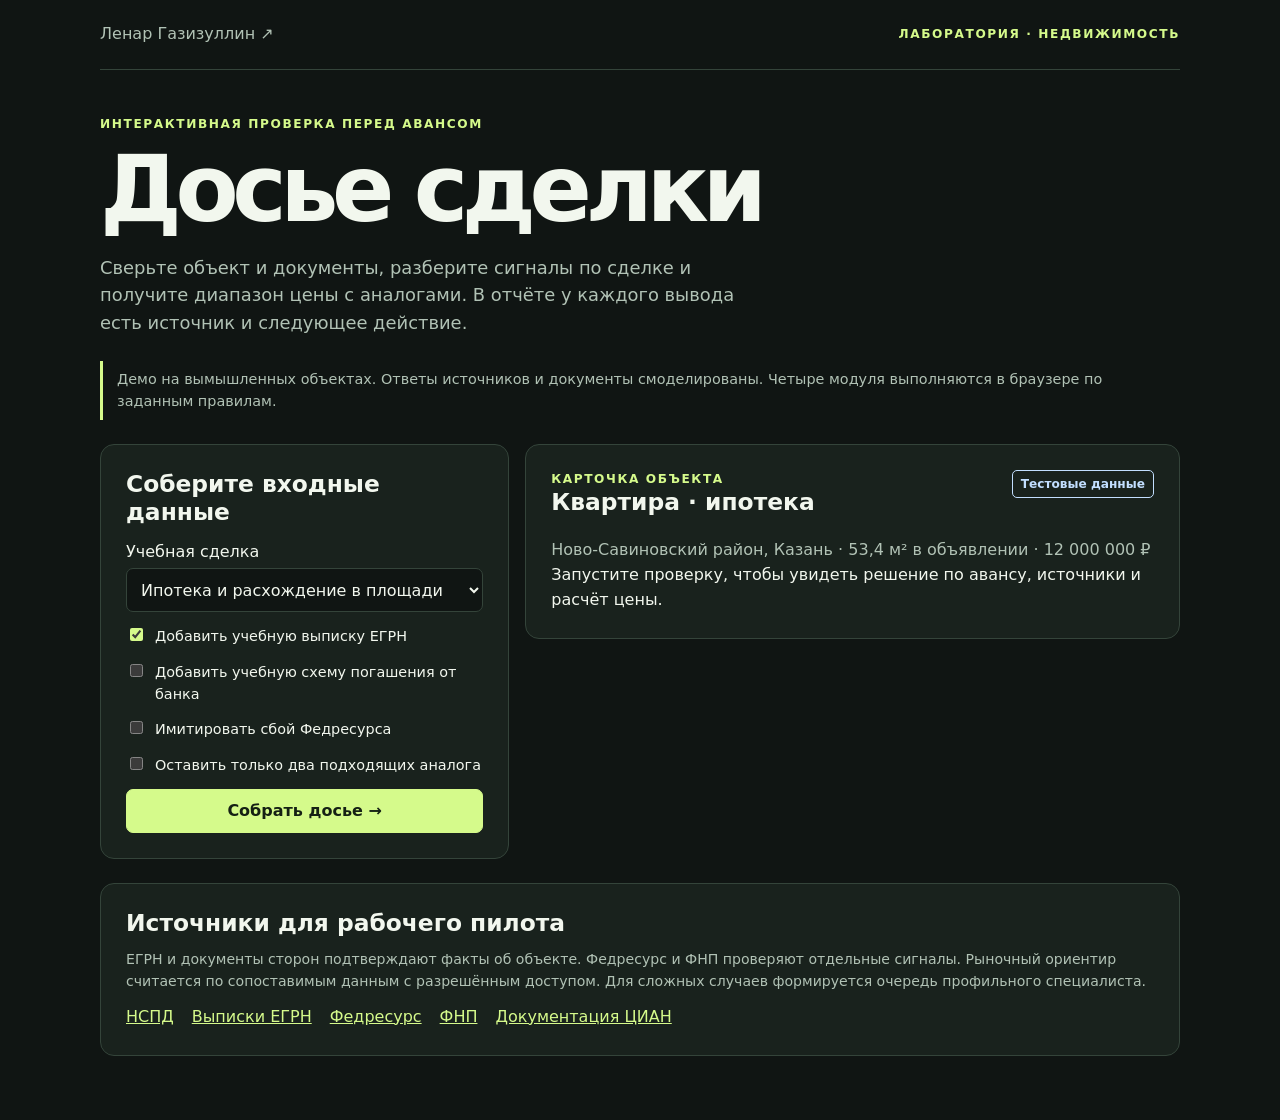
<file: portfolio/property-check.html>
<!doctype html>
<html lang="ru"><head><meta charset="utf-8"><meta name="viewport" content="width=device-width, initial-scale=1">
<title>Досье сделки · демо Ленара Газизуллина</title>
<style>
:root{color-scheme:dark;--bg:#101513;--panel:#19221d;--line:#34443a;--text:#f2f7ee;--muted:#b1c2b5;--lime:#d5fa8b;--red:#ffc1b0;--amber:#f6db9d;--blue:#c2dfff}*{box-sizing:border-box}body{margin:0;background:var(--bg);color:var(--text);font:16px/1.55 system-ui,sans-serif}main,header{width:min(1080px,calc(100% - 36px));margin:auto}header{display:flex;align-items:center;justify-content:space-between;gap:12px;padding:22px 0;border-bottom:1px solid var(--line)}header a{color:var(--muted);text-decoration:none}main{padding:45px 0 64px}.eyebrow{color:var(--lime);font-size:.76rem;font-weight:750;letter-spacing:.13em;text-transform:uppercase}h1,h2,h3,p{margin:0}h1{font-size:clamp(2.7rem,7.5vw,5.75rem);line-height:1;letter-spacing:-.07em;margin:10px 0 18px}h2{font-size:1.46rem;line-height:1.2;margin-bottom:12px}h3{font-size:1.05rem}.lead{max-width:660px;color:var(--muted);font-size:1.12rem}.notice{border-left:3px solid var(--lime);padding:7px 14px;margin:24px 0;color:var(--muted);font-size:.9rem}.grid{display:grid;grid-template-columns:minmax(0,1fr) minmax(0,1.6fr);gap:16px;align-items:start}.panel{border:1px solid var(--line);background:var(--panel);border-radius:14px;padding:clamp(15px,3vw,25px)}.controls{display:grid;gap:13px;margin-top:14px}.field{display:grid;gap:4px}.check{display:flex;align-items:baseline;gap:9px;font-size:.9rem}.check input{accent-color:var(--lime)}input,select,button{font:inherit}select,button{max-width:100%;min-height:44px;border:1px solid var(--line);border-radius:7px;background:var(--bg);color:var(--text);padding:7px 10px}button{cursor:pointer}button.primary{background:var(--lime);border-color:var(--lime);color:#152014;font-weight:750}button:disabled{opacity:.55;cursor:default}:focus-visible{outline:2px solid var(--lime);outline-offset:3px}.sub{color:var(--muted);font-size:.88rem}.headrow{display:flex;gap:8px;justify-content:space-between;align-items:start;flex-wrap:wrap}.case-facts{margin:10px 0 0;color:var(--muted)}.status{padding:4px 8px;border:1px solid currentColor;border-radius:5px;font-size:.76rem;font-weight:700;display:inline-block}.stop{color:var(--red)}.missing,.review{color:var(--amber)}.ok{color:var(--lime)}.info{color:var(--blue)}.metrics{display:grid;grid-template-columns:repeat(2,minmax(0,1fr));gap:10px;margin:15px 0}.metric{padding:11px 12px;border:1px solid var(--line);border-radius:8px}.metric strong{display:block;font-size:clamp(1rem,2.5vw,1.44rem);line-height:1.3}.action{padding:12px 14px;border-left:3px solid currentColor;margin:12px 0;background:var(--bg)}.action p{color:var(--text);margin-top:5px}.section{margin-top:16px}.steps{display:grid;grid-template-columns:repeat(4,minmax(0,1fr));gap:8px;list-style:none;padding:0;margin:0 0 17px}.steps li{padding:9px 10px;background:var(--bg);border-radius:8px}.steps small{display:block;color:var(--lime)}details{border-top:1px solid var(--line);padding:11px 0}details p{margin:7px 0}summary{cursor:pointer}.evidence{padding:8px 10px;background:var(--bg);font-size:.89rem;border-radius:6px}.evidence code{font:inherit;color:var(--muted)}.scroll{overflow-x:auto}table{width:100%;border-collapse:collapse;font-size:.88rem}th,td{text-align:left;padding:8px 10px;border-bottom:1px solid var(--line);white-space:nowrap}.rejected{color:var(--muted)}a{color:var(--lime)}.links{display:flex;flex-wrap:wrap;gap:6px 18px;margin-top:12px}.footer{margin-top:24px}.footer p+p{margin-top:8px}[hidden]{display:none!important}@media(max-width:740px){.grid{grid-template-columns:1fr}.steps{grid-template-columns:repeat(2,minmax(0,1fr))}}@media print{:root{color-scheme:light;--bg:white;--panel:white;--line:#ccc;--text:#111;--muted:#333;--red:#8b1100;--amber:#705000;--lime:#285300;--blue:#17476e}body{font-size:11pt}.inputs,header,button,.footer{display:none}.grid{display:block}main{padding:0}h1{font-size:35pt}}
</style></head><body>
<header><a href="./">Ленар Газизуллин ↗</a><span class="eyebrow">Лаборатория · недвижимость</span></header>
<main>
<p class="eyebrow">Интерактивная проверка перед авансом</p>
<h1>Досье сделки</h1>
<p class="lead">Сверьте объект и документы, разберите сигналы по сделке и получите диапазон цены с аналогами. В отчёте у каждого вывода есть источник и следующее действие.</p>
<p class="notice">Демо на вымышленных объектах. Ответы источников и документы смоделированы. Четыре модуля выполняются в браузере по заданным правилам.</p>
<div class="grid"><section class="panel inputs" aria-labelledby="inputs-heading">
<h2 id="inputs-heading">Соберите входные данные</h2>
<form id="inputs" class="controls">
<label class="field">Учебная сделка<select id="scenario">
<option value="standard">Обычная продажа квартиры</option>
<option value="mortgage" selected>Ипотека и расхождение в площади</option>
<option value="representative">Продажа по доверенности</option>
</select></label>
<label class="check"><input id="extract" type="checkbox" checked> Добавить учебную выписку ЕГРН</label>
<label class="check" id="bank-row"><input id="bank" type="checkbox"> Добавить учебную схему погашения от банка</label>
<label class="check"><input id="outage" type="checkbox"> Имитировать сбой Федресурса</label>
<label class="check"><input id="few" type="checkbox"> Оставить только два подходящих аналога</label>
<button type="submit" class="primary">Собрать досье →</button>
</form>
</section>
<section class="panel" aria-labelledby="case-title"><div class="headrow"><div><p class="eyebrow">Карточка объекта</p><h2 id="case-title"></h2></div><span class="status info">Тестовые данные</span></div>
<p id="facts" class="case-facts"></p><div id="summary" aria-live="polite"></div>
<div id="export" class="links" hidden><button id="download" type="button">Скачать отчёт</button><button id="print" type="button">Печать / PDF</button></div>
</section></div>
<section id="checks-panel" class="panel section" hidden aria-labelledby="checks-title">
<h2 id="checks-title">Как собрался вывод</h2>
<ol class="steps"><li><small>01</small>Объект и документы</li><li><small>02</small>Стороны и полномочия</li><li><small>03</small>Аналоги и цена</li><li><small>04</small>Решение по маршруту</li></ol>
<div id="checks"></div>
</section>
<section id="market-panel" class="panel section" hidden aria-labelledby="market-title"><h2 id="market-title">Почему такой диапазон</h2>
<p class="sub">Сравниваем цены предложений за м² после фильтрации. Диапазон берём между 25-м и 75-м процентилями и умножаем на документально указанную в учебном кейсе площадь. Для демонстрации требуется не менее трёх подходящих аналогов.</p>
<div class="scroll"><table><thead><tr><th scope="col">Аналог</th><th scope="col">Площадь</th><th scope="col">Цена предложения</th><th scope="col">₽/м²</th><th scope="col">Отбор</th></tr></thead><tbody id="comparables"></tbody></table></div>
</section>
<section class="panel section footer"><h2>Источники для рабочего пилота</h2><p class="sub">ЕГРН и документы сторон подтверждают факты об объекте. Федресурс и ФНП проверяют отдельные сигналы. Рыночный ориентир считается по сопоставимым данным с разрешённым доступом. Для сложных случаев формируется очередь профильного специалиста.</p>
<div class="links"><a href="https://nspd.gov.ru/map">НСПД</a><a href="https://www.gosuslugi.ru/600359/1/form">Выписки ЕГРН</a><a href="https://fedresurs.ru/">Федресурс</a><a href="https://reestr-dover.ru/">ФНП</a><a href="https://public-api.cian.ru/docs/latest">Документация ЦИАН</a></div></section>
</main>
<script>
const cases = {
  standard: { title:'Квартира · обычная продажа', area:49.6, listing:49.6, ask:10800000, zone:'Ново-Савиновский район, Казань' },
  mortgage: { title:'Квартира · ипотека', area:51.2, listing:53.4, ask:12000000, zone:'Ново-Савиновский район, Казань' },
  representative: { title:'Квартира · представитель', area:52.8, listing:52.8, ask:11500000, zone:'Ново-Савиновский район, Казань' }
};
const listings = [
  { name:'А-01', area:50, price:10800000 }, { name:'А-02', area:51.5, price:10900000 },
  { name:'А-03', area:52, price:11700000 }, { name:'А-04', area:54, price:12100000 },
  { name:'А-05', area:48, price:10700000 }, { name:'А-06', area:56, price:15100000, reason:'Другой класс дома' },
  { name:'А-07', area:50, price:10800000, reason:'Дубликат А-01' }
];
const statusText = { ok:'Подтверждено в примере', stop:'Стоп-сигнал', missing:'Нет подтверждения', review:'Нужна сверка', info:'К сведению' };
const money = new Intl.NumberFormat('ru-RU',{maximumFractionDigits:0});
const rub = value => money.format(value) + ' ₽';
const metres = value => value.toLocaleString('ru-RU') + ' м²';
const percent = (values, fraction) => {
  const index = (values.length - 1) * fraction;
  const lower = Math.floor(index);
  const upper = Math.ceil(index);
  return values[lower] + (values[upper] - values[lower]) * (index - lower);
};
function buildReport(id, options) {
  const item = cases[id];
  const checks = [];
  const add = (agent, title, status, source, evidence, action) => checks.push({agent,title,status,source,evidence,action});
  if (!options.extract) {
    add('Объект','Право и обременения','missing','ЕГРН · документ от собственника','В учебном пакете отсутствует выписка.','Запросить актуальную выписку и сверить объект и право.');
  } else {
    add('Объект','Площадь по документу',item.area === item.listing ? 'ok' : 'review','ЕГРН · учебная выписка E-01',
      'В выписке ' + metres(item.area) + ', в объявлении ' + metres(item.listing) + '.',
      item.area === item.listing ? 'Использовать площадь из выписки при расчёте.' : 'Уточнить причину расхождения и согласовать площадь для договора.');
    if (id === 'mortgage') {
      add('Объект','Ипотека',options.bank ? 'review' : 'stop','ЕГРН E-01 · банк',
        options.bank ? 'Ипотека зарегистрирована. Приложена учебная схема погашения B-01.' : 'Ипотека зарегистрирована. Схема погашения не приложена.',
        options.bank ? 'Сверить порядок расчётов и снятия записи по схеме банка.' : 'Приостановить оформление аванса до согласования схемы с банком.');
    } else {
      add('Объект','Обременения','ok','ЕГРН · учебная выписка E-01','В предоставленном тестовом документе записи об обременениях отсутствуют.','Перепроверить актуальность документа к дате сделки.');
    }
  }
  if (id === 'representative') {
    add('Стороны','Доверенность отменена','stop','ФНП · учебный ответ N-01','Тестовый ответ реестра содержит отметку об отмене.','Проверить полномочия через собственника и профильного специалиста до аванса.');
  } else {
    add('Стороны','Представитель','info','Учебная анкета A-01','Сценарий предусматривает личное участие продавца.','Сверить личность и полномочия по допущенным документам.');
  }
  add('Стороны','Публикации о банкротстве',options.outage ? 'missing' : 'ok','ЕФРСБ · учебный ответ F-01',
    options.outage ? 'Источник не ответил. Статус неизвестен.' : 'В учебной выборке по заданным реквизитам совпадений нет.',
    options.outage ? 'Повторить запрос по допустимым реквизитам.' : 'Сохранить дату ответа и сверить идентификаторы участника.');
  const comps = listings.map((row,index) => ({
    ...row, perMetre:row.price / row.area,
    reason:row.reason ?? (options.few && index > 1 ? 'Нет свежего подтверждения объявления' : '')
  }));
  const prices = comps.filter(row => !row.reason).map(row => row.perMetre).sort((a,b) => a-b);
  const range = options.extract && prices.length >= 3 ? {
    low:percent(prices,.25)*item.area, high:percent(prices,.75)*item.area, count:prices.length
  } : null;
  add('Цена','Рыночный ориентир',range ? 'info' : 'missing','Учебная выборка объявлений M-01',
    range ? prices.length + ' аналогов. Цены предложения, до переговоров.' : 'Нужна площадь из документа и минимум три сопоставимых предложения.',
    range ? 'Обсудить цену и различия с аналогами.' : 'Добрать документ или подходящие аналоги.');
  const severity = ['stop','missing','review'];
  const attention = severity.flatMap(status => checks.filter(check => check.status === status));
  const outcome = attention[0]?.status ?? 'ok';
  return { id, item, checks, comps, range, attention, outcome };
}
const byId = id => document.getElementById(id);
const titles = { stop:'Приостановить подготовку аванса', missing:'Сначала собрать недостающие сведения', review:'Передать расхождения на сверку', ok:'Передать досье на финальную сверку' };
let currentReport = null;
function showCase() {
  const id = byId('scenario').value;
  const item = cases[id];
  byId('bank-row').hidden = id !== 'mortgage';
  byId('case-title').textContent = item.title;
  byId('facts').textContent = item.zone + ' · ' + metres(item.listing) + ' в объявлении · ' + rub(item.ask);
  byId('summary').textContent = 'Запустите проверку, чтобы увидеть решение по авансу, источники и расчёт цены.';
  for (const section of ['export','checks-panel','market-panel']) byId(section).hidden = true;
  currentReport = null;
}
function render(report) {
  const {outcome,attention,range,checks,comps,item} = report;
  const rangeText = range ? rub(Math.round(range.low/10000)*10000) + ' – ' + rub(Math.round(range.high/10000)*10000) : 'Недостаточно данных';
  const priceNote = range && item.ask > range.high ? 'Цена объявления выше верхней границы примера.' : 'Метод и состав выборки приведены ниже.';
  byId('summary').innerHTML = '<div class="metrics"><div class="metric"><span class="sub">Ориентир по предложениям</span><strong>' + rangeText + '</strong><span class="sub">' + (range ? priceNote : 'Нужны площадь и подходящие аналоги.') + '</span></div><div class="metric"><span class="sub">На контроле</span><strong>' + attention.length + ' из ' + checks.length + '</strong><span class="sub">Проверки с открытыми вопросами</span></div></div><div class="action ' + outcome + '"><h3>' + titles[outcome] + '</h3><p>' + (attention[0]?.action ?? 'Сверить актуальность сведений и документы перед принятием решения.') + '</p></div>';
  byId('checks').innerHTML = checks.map(check => '<details' + (check.status === 'stop' ? ' open' : '') + '><summary>' + check.title + ' · <span class="status ' + check.status + '">' + statusText[check.status] + '</span></summary><p class="sub">' + check.agent + ' · ' + check.source + '</p><p class="evidence"><code>' + check.evidence + '</code></p><p>' + check.action + '</p></details>').join('');
  byId('comparables').innerHTML = comps.map(row => '<tr' + (row.reason ? ' class="rejected"' : '') + '><td>' + row.name + '</td><td>' + metres(row.area) + '</td><td>' + rub(row.price) + '</td><td>' + rub(row.perMetre) + '</td><td>' + (row.reason || 'Включён') + '</td></tr>').join('');
  for (const section of ['export','checks-panel','market-panel']) byId(section).hidden = false;
}
byId('inputs').addEventListener('change', showCase);
byId('inputs').addEventListener('submit', event => {
  event.preventDefault();
  currentReport = buildReport(byId('scenario').value, Object.fromEntries(['extract','bank','outage','few'].map(key => [key,byId(key).checked])));
  render(currentReport);
});
byId('download').addEventListener('click', () => {
  if (!currentReport) return;
  const body = JSON.stringify({ demo:true, generatedAt:new Date().toISOString(), ...currentReport },null,2);
  const href = URL.createObjectURL(new Blob([body],{type:'application/json'}));
  const link = document.createElement('a');
  link.href = href;
  link.download = 'uchebnoe-dosye-sdelki.json';
  link.click();
  setTimeout(() => URL.revokeObjectURL(href),1000);
});
byId('print').addEventListener('click', () => window.print());
showCase();
</script></body></html>
</file>
<file: portfolio/site.css>
:root{--bg:#10120f;--panel:#191c17;--ink:#f2f3e9;--muted:#9bA194;--lime:#c5fa42;--line:#30352b;--paper:#edeee5;--paperink:#23281e;--mono:Consolas,'Courier New',monospace}*{box-sizing:border-box}html{scroll-behavior:smooth;scroll-padding-top:35px}body{margin:0;background:var(--bg);color:var(--ink);font-family:Arial,Helvetica,sans-serif;-webkit-font-smoothing:antialiased}a{color:inherit;text-decoration:none}button,input,select,textarea{font:inherit}button,a,select,input,textarea{-webkit-tap-highlight-color:transparent}button,a{touch-action:manipulation}button{cursor:pointer}button:disabled{cursor:wait}a:focus-visible,button:focus-visible,input:focus-visible,select:focus-visible,textarea:focus-visible,summary:focus-visible{outline:3px solid #7fa420;outline-offset:5px}::selection{background:var(--lime);color:var(--bg)}[hidden]{display:none!important}.shell{width:min(1320px,calc(100% - 96px));margin-inline:auto}.skip{position:absolute;top:-80px;left:20px;background:var(--lime);color:var(--bg);padding:12px;z-index:100}.skip:focus{top:10px}.header{display:flex;align-items:center;justify-content:space-between;gap:24px;height:112px;border-bottom:1px solid var(--line)}.brand{display:flex;align-items:center;gap:12px;font-size:24px;font-weight:700;letter-spacing:-1px}.brand-icon{position:relative;display:grid;place-items:center;width:45px;height:45px;background:var(--lime);color:var(--bg);font-size:30px;border-radius:50%;font-weight:700}.brand-icon span{position:absolute;right:8px;top:4px;font-size:15px}.brand-sub{display:block;font-size:10px;letter-spacing:.045em;font-weight:400;color:var(--muted);margin-top:5px}.header nav{display:flex;gap:30px;font-size:13px;color:#c0c4b9}.header nav a,.underlink{transition:color .2s}.header nav a:hover,.underlink:hover{color:var(--lime)}.contact-link{display:flex;gap:30px;font-size:13px;align-items:center}.contact-link span{font-size:23px;color:var(--lime)}.hero{display:grid;grid-template-columns:1.12fr 1fr;column-gap:36px;position:relative;padding-top:75px}.eyebrow{margin:0 0 30px;font:10px/1.5 var(--mono);letter-spacing:.1em;text-transform:uppercase;color:#b3baaa;display:flex;align-items:center;gap:10px}.dot{width:6px;height:6px;border-radius:50%;background:var(--lime);box-shadow:0 0 13px #c5fa4244}.hero h1{font-size:clamp(56px,6.2vw,92px);line-height:1.02;letter-spacing:-.065em;font-weight:500;margin:0}em{font-style:normal;color:var(--lime)}.lead{max-width:510px;color:#aeb4a5;font-size:17px;line-height:1.7;margin:29px 0 30px}.actions{display:flex;align-items:center;gap:28px}.button{display:inline-flex;min-height:54px;align-items:center;justify-content:space-between;gap:30px;padding:15px 21px;border:0;border-radius:3px;font-size:13px;font-weight:600;transition:background .2s,transform .2s}.button:hover{transform:translateY(-2px)}.button span{font-size:20px;font-weight:400}.lime{background:var(--lime);color:#17200c}.lime:hover{background:#d7ff79}.dark{background:#252b20;color:#fff}.dark:hover{background:#3c4533}.underlink{font-size:12px;line-height:1.5}.underlink span{color:var(--lime);margin-left:10px}.system-visual{position:relative;align-self:center;min-height:520px;overflow:hidden;border:1px solid #343b2b;border-radius:6px;background:radial-gradient(ellipse at 55% 45%,#2b3420 0,transparent 64%),#141811}.visual-top{position:absolute;top:22px;left:22px;right:22px;display:flex;justify-content:space-between;font:9px var(--mono);letter-spacing:.06em;color:#8c977e;z-index:2}.live{display:flex;align-items:center;gap:6px}.live i{width:5px;height:5px;background:var(--lime);border-radius:50%}.visual-grid{position:absolute;inset:65px 20px 45px;opacity:.17;background-image:linear-gradient(#728359 1px,transparent 1px),linear-gradient(90deg,#728359 1px,transparent 1px);background-size:35px 35px;mask-image:radial-gradient(ellipse,#000,transparent 75%)}.core-art{position:absolute;top:37px;left:0;width:100%;height:410px;object-fit:cover;mix-blend-mode:screen;mask-image:radial-gradient(ellipse 65% 65% at center,#000 30%,transparent 80%);animation:breathe 8s ease-in-out infinite alternate}.flow-node{position:absolute;z-index:2;display:flex;gap:12px;align-items:center;padding:14px 16px;width:204px;border:1px solid #465337;border-radius:4px;background:#191f15e8;backdrop-filter:blur(8px);box-shadow:0 12px 30px #0003}.node-in{top:90px;left:22px;transform:rotate(-3deg)}.node-out{bottom:78px;right:22px;transform:rotate(3deg)}.node-icon{width:32px;height:32px;display:grid;place-items:center;border:1px solid #526339;color:var(--lime);font-size:22px}.flow-node small{display:block;font:8px var(--mono);letter-spacing:.08em;color:#9dab8a;margin-bottom:6px}.flow-node strong{font-size:13px;font-weight:500}.node-dot{width:4px;height:4px;border-radius:50%;background:var(--lime);margin-left:auto}.core-label{position:absolute;top:49%;left:0;width:100%;text-align:center;text-shadow:0 2px 12px #000}.core-label span{font:8px var(--mono);color:#bec8af;letter-spacing:.2em}.core-label strong{display:block;margin-top:11px;font-size:22px;letter-spacing:-.04em;font-weight:500}.visual-bottom{position:absolute;bottom:22px;left:22px;right:22px;display:flex;justify-content:space-between;align-items:center;font:8px var(--mono);color:#9fa991;letter-spacing:.02em}.visual-bottom b{color:var(--lime);font-size:16px}.hero-foot{grid-column:1/-1;border-bottom:1px solid var(--line);margin-top:70px;padding:25px 0;display:flex;align-items:center;justify-content:space-between;font:10px var(--mono);color:#929b86;gap:20px}.hero-foot i{font-style:normal;color:#515c43;margin-inline:10px}.hero-foot a{color:var(--lime);font-size:18px}.section{padding-block:110px}.section-head{display:grid;grid-template-columns:1fr 2.3fr;align-items:start;gap:30px;margin-bottom:55px}.section-head .eyebrow{padding-top:8px}h2{font-size:clamp(36px,4vw,58px);font-weight:400;line-height:1.08;letter-spacing:-.05em;margin:0}.muted{color:#8e9783}.solution{display:grid;grid-template-columns:.22fr 1.45fr .8fr 50px;align-items:center;gap:25px;border-top:1px solid var(--line);padding:33px 0}.solution:last-child{border-bottom:1px solid var(--line)}.number{align-self:start;padding-top:5px;font:11px var(--mono);color:#839072}.solution h3{font-size:25px;font-weight:400;letter-spacing:-.035em;margin:0 0 12px}.solution p{max-width:520px;color:var(--muted);font-size:14px;line-height:1.65;margin:0}.solution-output small{display:block;color:#7c886e;font:8px var(--mono);letter-spacing:.1em;margin-bottom:12px}.solution-output>span{font-size:11px;color:#c2c9b7}.solution-symbol{font:27px var(--mono);color:var(--lime);text-align:right}.prompt-foundation{display:flex;gap:25px;align-items:center;padding:32px;background:#1b2115;border:1px solid #344126;margin-top:35px;border-radius:4px}.foundation-icon{color:var(--lime);font:23px var(--mono);white-space:nowrap}.prompt-foundation h3{font-size:18px;letter-spacing:-.025em;font-weight:400;margin:0 0 10px}.prompt-foundation p{margin:0;color:#9eab90;font-size:12px;line-height:1.7;max-width:660px}.prompt-foundation a{white-space:nowrap;margin-left:auto;color:var(--lime);font-size:11px}.lab{background:var(--paper);color:var(--paperink)}.lab .eyebrow{color:#61704f}.lab em{color:#6b812d}.lab-heading{display:flex;justify-content:space-between;gap:40px;align-items:end}.lab-heading>p{font-size:14px;color:#68705e;max-width:295px;line-height:1.7;margin:0 0 4px}.demo-disclosure{display:flex;gap:12px;align-items:start;color:#727969;font-size:10px;line-height:1.7;margin:33px 0 30px;max-width:950px}.demo-disclosure>span{font:8px var(--mono);background:#d9dfca;border:1px solid #bac5a6;border-radius:3px;padding:2px 7px;color:#4f5b3b;flex-shrink:0;margin-top:1px}.demo-tabs{display:grid;grid-template-columns:repeat(3,1fr);gap:6px;margin-bottom:10px}.demo-tabs button{display:flex;align-items:center;justify-content:space-between;gap:10px;border:1px solid #cbd0c0;border-radius:3px;background:transparent;color:#758069;min-height:61px;padding:16px;font-size:13px;text-align:left}.demo-tabs button>span{font:10px var(--mono)}.demo-tabs button>span:last-child{font-size:18px}.demo-tabs button[aria-selected=true]{background:#252b20;border-color:#252b20;color:#f4f5ed}.demo-tabs button[aria-selected=true]>span{color:var(--lime)}.demo-tabs button:hover{border-color:#70844c}.demo-panel{display:grid;grid-template-columns:1fr 1.15fr;border:1px solid #cbd0c0;border-radius:4px;overflow:hidden;min-height:505px}.demo-input{padding:33px;background:#e4e7d9;display:flex;flex-direction:column}.micro{font:9px/1.5 var(--mono);letter-spacing:.08em;margin:0;color:#6c785c}.demo-input h3{font-size:27px;line-height:1.15;letter-spacing:-.04em;font-weight:400;margin:20px 0 25px}.demo-input label,.brief-form label{display:block;font-size:11px;margin-bottom:9px;color:#636e55}select,textarea{border:1px solid #bec6b1;border-radius:3px;background:#f5f6ef;color:#30372a;padding:12px;width:100%;font-size:12px;line-height:1.5;min-height:44px}select{cursor:pointer}blockquote{margin:19px 0 23px;padding:0 0 0 14px;border-left:2px solid #a7b78d;font-size:13px;line-height:1.7;color:#505b44;min-height:90px;white-space:pre-line}.demo-input .button{margin-top:auto;align-self:start;min-width:220px}.input-foot{font:8px/1.7 var(--mono);color:#7b876d;margin:15px 0 0}.demo-output{background:#f6f7f0;padding:28px 30px;min-width:0}.output-top{display:flex;justify-content:space-between;gap:10px;align-items:center;border-bottom:1px solid #dfe3d4;padding-bottom:20px}.status{font:8px/1.5 var(--mono);padding:4px 7px;color:#748064;border:1px solid #d0d7c2;background:#eaf0de;border-radius:3px;text-align:center}.status.done{color:#486021;background:#e3edcf;border-color:#aabd8c}.flow-track{display:flex;gap:8px;margin-top:24px}.flow-track span{font:8px var(--mono);padding:9px 7px;background:#e9ecdf;color:#929b84;flex:1;border-bottom:2px solid transparent}.flow-track span.active{border-color:#8ba74c;color:#4c612c;background:#e3edcf}.result-area{padding-top:22px}.empty-result{min-height:300px;display:flex;flex-direction:column;align-items:center;justify-content:center;text-align:center;color:#a5ae96}.empty-result>span{font:48px var(--mono);font-weight:400;color:#adb99a}.empty-result p{font-size:20px;line-height:1.4;letter-spacing:-.04em;color:#899576;margin:20px 0 12px}.empty-result small{font-size:10px;color:#8c967d}.result-summary{display:flex;justify-content:space-between;gap:15px;margin-bottom:18px}.result-summary h4{font-size:20px;font-weight:400;letter-spacing:-.04em;margin:0}.badge{font:8px var(--mono);border-radius:3px;padding:5px 8px;background:#e1ebcf;color:#516a2a;align-self:start;white-space:nowrap}.badge.warn{background:#f2e6c9;color:#796123}.data-grid{display:grid;grid-template-columns:1fr 1fr;gap:12px;padding:18px 0;border-block:1px solid #dfe3d4}.data-grid div small{display:block;font:8px var(--mono);color:#849174;margin-bottom:6px;text-transform:uppercase}.data-grid div span{font-size:12px;line-height:1.5}.result-note{font-size:11px;line-height:1.7;padding:14px;background:#e9ecdf;color:#63744d;margin:16px 0}.result-note strong{font-weight:600;color:#425331}.result-area .small-button{background:#26301e;color:#f5f6ef;border-color:#26301e}.small-button{border:1px solid #bbc6ab;border-radius:3px;padding:11px 13px;font-size:11px;background:transparent;color:inherit;min-height:40px}.simulated-success{font-size:12px;line-height:1.7;color:#4f672e;padding:13px;background:#e3edcf;border:1px solid #b9cba0}.task-list{margin:0;padding:0;list-style:none}.task-list li{padding:14px 0;border-bottom:1px solid #dfe3d4;display:flex;gap:12px;font-size:12px;line-height:1.5}.task-list li>span{width:19px;height:19px;border:1px solid #b6c1a5;display:grid;place-items:center;flex-shrink:0;color:#7f9a47;font-size:11px}.task-list small{display:block;color:#7b886c;font:9px/1.5 var(--mono);margin-top:5px}.result-answer{padding:17px;background:#e9ecdf;font-size:13px;line-height:1.8;color:#4c5b3d;border-left:2px solid #96ad6e}.quality-list{display:flex;flex-wrap:wrap;gap:8px;margin-top:15px}.quality-list span{font:8px var(--mono);padding:7px;border:1px solid #c4ceb6;color:#5a6d43}.lab-bottom{display:flex;justify-content:space-between;gap:25px;margin-top:22px;color:#768368;font:9px/1.7 var(--mono)}.lab-bottom>span:first-child{display:flex;align-items:center;gap:7px;white-space:nowrap}.lab-bottom i{width:5px;height:5px;background:#8da954;border-radius:50%}.process{display:grid;grid-template-columns:1fr 1fr;gap:9%}.process-intro>p:not(.eyebrow){font-size:14px;line-height:1.8;max-width:350px;color:var(--muted);margin:25px 0 0}.process-intro img{width:100%;height:220px;object-fit:cover;mix-blend-mode:screen;mask-image:radial-gradient(ellipse 75% 65%,#000 20%,transparent 80%);margin-top:28px}.process-steps{list-style:none;margin:0;padding:0}.process-steps li{display:flex;gap:25px;padding:25px 0;border-top:1px solid var(--line)}.process-steps li:first-child{padding-top:5px;border-top:0}.process-steps li>span{font:10px var(--mono);color:var(--lime);margin-top:5px}.process-steps h3{font-size:20px;letter-spacing:-.03em;font-weight:400;margin:0 0 12px}.process-steps p{font-size:12px;line-height:1.75;color:var(--muted);margin:0 0 13px}.process-steps small{font:9px/1.7 var(--mono);color:#9db27d}.principle{background:#1a2114;border-block:1px solid #303c24}.principle-grid{display:grid;grid-template-columns:1fr 2.3fr;gap:30px}.principle h2 span{color:#93aa73}.principle p:not(.eyebrow){font-size:15px;line-height:1.8;color:#a4b395;max-width:640px;margin:26px 0}.principle-points{display:flex;gap:25px;flex-wrap:wrap;font:9px var(--mono);color:#bccdac}.principle-points span::before{content:'↳';color:var(--lime);margin-right:10px}.brief{display:grid;grid-template-columns:.9fr 1.1fr;gap:8%;border-bottom:1px solid var(--line)}.brief-copy>p:not(.eyebrow){font-size:14px;color:var(--muted);line-height:1.8;max-width:345px;margin:26px 0}.brief-copy .underlink{color:var(--lime)}.brief-form{padding:30px;border:1px solid #35412b;background:#181d13;border-radius:4px}.brief-form label{color:#b2bca6}.field-row{display:grid;grid-template-columns:1fr 1fr;gap:16px;margin-bottom:23px}.brief-form select,.brief-form textarea{background:#10160d;color:#c4ceb8;border-color:#3a452f}.brief-form textarea{resize:vertical}.brief-form textarea::placeholder{color:#728260}.brief-form .checkbox{display:flex;align-items:start;gap:9px;margin:21px 0;font-size:11px;line-height:1.7}.checkbox input{accent-color:var(--lime);width:15px;height:15px;margin:1px 0;flex-shrink:0}.brief-form>.button{width:100%}.privacy-note{font:8px/1.7 var(--mono);color:#7f906d;margin:14px 0 0}.brief-result{border-top:1px solid #35412b;margin-top:24px;padding-top:22px}.brief-result .micro{color:#a5bf81}.brief-result pre{font:11px/1.8 var(--mono);white-space:pre-wrap;overflow-wrap:anywhere;color:#b5c4a5;margin:15px 0 20px}.brief-result-actions{display:flex;flex-wrap:wrap;gap:8px;align-items:center}.brief-result-actions .small-button{border-color:#556b3b;color:#c9dbb1}.brief-result-actions a{font-size:11px;color:var(--lime);padding:10px 0;margin-left:auto}#copy-status{font-size:10px;line-height:1.6;color:var(--lime)}.faq{display:grid;grid-template-columns:1fr 2.3fr;gap:30px}.faq h2{font-size:48px}.faq details{border-top:1px solid var(--line)}.faq details:last-child{border-bottom:1px solid var(--line)}.faq summary{padding:23px 0;display:flex;justify-content:space-between;align-items:center;gap:20px;font-size:15px;cursor:pointer;list-style:none}.faq summary::-webkit-details-marker{display:none}.faq summary span{color:var(--lime);font:20px var(--mono);transition:transform .2s}.faq details[open] summary span{transform:rotate(45deg)}.faq details p{color:var(--muted);font-size:13px;line-height:1.8;padding:0 35px 22px 0;margin:0;max-width:680px}.closing{padding:40px 0 100px;text-align:center}.closing .eyebrow{justify-content:center}.closing h2{font-size:clamp(42px,6.5vw,90px);line-height:1.03;letter-spacing:-.06em;margin-bottom:35px}.closing .button{min-width:260px}.footer{border-top:1px solid var(--line);padding:33px 0 38px;display:flex;justify-content:space-between;gap:25px;align-items:center}.footer .brand{font-size:14px;letter-spacing:-.02em;font-weight:400}.footer .brand-icon{width:37px;height:37px;font-size:26px}.footer .brand-icon span{font-size:13px;right:6px}.footer .brand-sub{font-size:9px}.footer>a:not(.brand),.footer>span{font:10px var(--mono);color:#9aa88a}@keyframes breathe{from{transform:scale(1)}to{transform:scale(1.055)}}
@media(min-width:1600px){.hero{padding-top:100px}.hero h1{font-size:96px}.system-visual{min-height:550px}}
@media(max-width:1100px){.shell{width:calc(100% - 64px)}.header nav{gap:18px}.contact-link{gap:15px}.hero{column-gap:24px;padding-top:55px}.hero h1{font-size:65px}.eyebrow{font-size:9px}.system-visual{min-height:480px}.lead{font-size:15px}.actions{gap:18px;flex-wrap:wrap}.hero-foot{font-size:8px}.hero-foot i{margin-inline:4px}.solution{grid-template-columns:25px 1.4fr .8fr 32px;gap:20px}.solution h3{font-size:23px}.prompt-foundation{flex-wrap:wrap}.prompt-foundation>div{flex:1}.prompt-foundation>a{margin-left:73px}.demo-input,.demo-output{padding:25px}.demo-tabs button{font-size:12px}.demo-input h3{font-size:25px}.brief{gap:5%}.brief-form{padding:23px}.field-row{grid-template-columns:1fr;gap:20px}.lab-bottom{font-size:8px}.process{gap:6%}}
@media(max-width:800px){.shell{width:calc(100% - 42px)}.header{height:88px}.header nav a:not([href='#lab']){display:none}.header nav{margin-left:auto}.brand{font-size:20px}.brand-icon{width:38px;height:38px;font-size:27px}.brand-sub{font-size:8px}.contact-link{font-size:11px}.hero{grid-template-columns:1fr;padding-top:45px}.hero h1{font-size:clamp(54px,9vw,76px)}.hero .eyebrow{margin-bottom:25px}.lead{max-width:540px}.system-visual{margin-top:40px;min-height:390px;width:100%;max-width:600px;justify-self:center}.core-art{height:350px;top:0}.node-in{top:65px}.node-out{bottom:60px}.core-label{top:46%}.hero-foot{margin-top:35px;align-items:start}.hero-foot>span:first-child{display:none}.section{padding-block:75px}.section-head{grid-template-columns:1fr;gap:0;margin-bottom:35px}.section-head .eyebrow{padding:0}.solution{grid-template-columns:25px 1fr 35px;gap:18px;padding:27px 0}.solution-output{grid-column:2;display:flex;gap:12px;align-items:center}.solution-output small{margin:0;font-size:7px}.solution-output>span{font-size:9px}.solution-symbol{grid-column:3;grid-row:1/3}.solution p{font-size:12px}.prompt-foundation{padding:25px;gap:18px}.prompt-foundation p{font-size:11px}.prompt-foundation>a{margin-left:0}.foundation-icon{font-size:19px}.lab-heading{display:block}.lab-heading>p{max-width:420px;margin-top:22px;font-size:12px}.demo-disclosure{font-size:9px}.demo-tabs button{font-size:11px;padding:12px 10px;gap:5px}.demo-tabs button>span:first-child{display:none}.demo-panel{grid-template-columns:1fr}.demo-input{padding:25px}.demo-input h3{font-size:27px}.demo-input blockquote{min-height:auto}.demo-output{min-height:410px;border-top:1px solid #cbd0c0}.empty-result{min-height:260px}.lab-bottom{display:block}.lab-bottom>span{display:block;margin-top:10px}.process{grid-template-columns:1fr;gap:40px}.process-intro{position:relative}.process-intro>p:not(.eyebrow){max-width:430px}.process-intro img{display:none}.process-steps li:first-child{padding-top:25px;border-top:1px solid var(--line)}.principle-grid{grid-template-columns:1fr;gap:0}.principle-grid .eyebrow{margin-bottom:25px}.principle-points{font-size:8px;gap:18px}.brief{grid-template-columns:1fr;gap:35px}.brief-copy>p:not(.eyebrow){max-width:480px}.brief-form{padding:27px}.field-row{grid-template-columns:1fr 1fr}.faq{grid-template-columns:1fr;gap:35px}.faq h2{font-size:42px}.closing{padding:0 0 75px}.footer{flex-wrap:wrap;padding-block:25px}.footer .brand{width:100%;margin-bottom:8px}.hero-foot{line-height:1.7}}
@media(max-width:420px){.header .brand-sub{display:none}.header .brand{gap:8px}.header nav{display:none}.contact-link{gap:12px}.hero h1{font-size:52px}.hero .eyebrow{font-size:8px;letter-spacing:.03em}.lead{font-size:14px}.actions{gap:21px}.actions .button{width:100%}.system-visual{min-height:350px}.core-art{height:310px}.flow-node{width:174px;padding:11px;gap:9px}.node-in{left:14px;top:60px}.node-out{right:14px;bottom:55px}.flow-node strong{font-size:11px}.flow-node small{font-size:7px}.node-icon{width:25px;height:25px;font-size:19px}.visual-top{font-size:7px;left:14px;right:14px}.visual-bottom{font-size:6px;left:14px;right:14px}.core-label strong{font-size:18px}.core-label span{font-size:7px}.hero-foot{font-size:7px;gap:10px}.hero-foot i{margin:0 3px}.prompt-foundation{display:block}.foundation-icon{display:block;margin-bottom:20px}.prompt-foundation a{display:inline-block;margin-top:20px}.demo-tabs button{font-size:10px;line-height:1.4;min-height:55px}.demo-tabs button>span:last-child{display:none}.demo-input,.demo-output{padding:22px}.demo-disclosure{display:block}.demo-disclosure>span{display:inline-block;margin-bottom:7px}.output-top{gap:8px}.output-top .micro{font-size:8px}.status{font-size:7px}.data-grid{gap:15px 10px}.result-summary h4{font-size:19px}.field-row{grid-template-columns:1fr}.brief-form{padding:22px}.faq summary{font-size:14px}.principle-points{display:grid;gap:15px}.footer .brand-sub{font-size:8px}}
@media(prefers-reduced-motion:reduce){html{scroll-behavior:auto}*,*::before,*::after{animation:none!important;transition:none!important}}


.start { padding-bottom: 20px; }
.start-grid { display:grid; grid-template-columns:repeat(3,minmax(0,1fr)); gap:16px; }
.start-card { display:flex; flex-direction:column; min-width:0; padding:28px; border:1px solid var(--line); border-radius:5px; background:var(--panel); }
.start-featured { border-color:#61773a; background:linear-gradient(145deg,#252e1a,var(--panel)); }
.start-card .micro { color:#b5c89e; font-size:9px; min-height:28px; }
.start-card h3 { font-size:clamp(23px,2.3vw,32px); font-weight:400; line-height:1.15; letter-spacing:-.04em; margin:18px 0; }
.start-card>p:not(.micro) { color:#b8c0b1; font-size:14px; line-height:1.7; margin:0 0 20px; }
.start-card>p.start-result { font-size:12px; color:var(--muted); border-top:1px solid var(--line); padding-top:18px; }
.start-card .button { margin-top:auto; gap:10px; font-size:12px; }
.start-card .underlink { color:var(--lime); margin-top:18px; }
@media(max-width:1000px) { .start-grid { grid-template-columns:1fr; } .start-card { padding:25px; } .start-card .micro { min-height:0; } .start-card .button { align-self:flex-start; } }
@media(max-width:420px) { .start-card .button { width:100%; } }
.portfolio { padding-bottom: 40px; }
.project-grid { display: grid; grid-template-columns: repeat(2, minmax(0, 1fr)); gap: 16px; }
.project { display: flex; min-width: 0; flex-direction: column; border: 1px solid var(--line); border-radius: 5px; overflow: hidden; background: var(--panel); }
.featured-project img { display: block; width: 100%; height: clamp(140px, 19vw, 255px); object-fit: cover; object-position: center; }
.project-body { display: flex; flex-direction: column; flex: 1; padding: clamp(22px, 3vw, 36px); }
.project-status { color: #b5c89e; font: 10px/1.5 var(--mono); letter-spacing: .08em; margin: 0 0 16px; }
.project h3 { font-weight: 500; font-size: clamp(24px, 3vw, 35px); letter-spacing: -.045em; margin: 0 0 12px; }
.project h3 + p, .pilot-content p { color: #b8c0b1; line-height: 1.65; font-size: 15px; margin: 0 0 20px; }
.project-stack { color: var(--muted); font: 11px/1.55 var(--mono); margin: 0 0 20px; }
.project .underlink { color: var(--lime); font-size: 13px; align-self: start; margin-top: auto; }
.pilot { border-bottom: 1px solid var(--line); }
.pilot-content { display: grid; grid-template-columns: 1fr 2.3fr; gap: 30px; }
.pilot-content ol { display: grid; gap: 0; margin: 0; padding: 0; list-style: none; }
.pilot-content li { border-top: 1px solid var(--line); padding: 17px 0; display: grid; gap: 6px; }
.pilot-content li span { color: var(--muted); font-size: 14px; line-height: 1.55; }
.demo-tabs { grid-template-columns: repeat(4, minmax(0, 1fr)); }
.routing-game .demo-input > p:not(.micro) { line-height: 1.6; margin-top: 0; margin-bottom: 22px; }
.route-options { display: flex; gap: 8px; flex-wrap: wrap; }
.route-options button { background: #fff; }
.route-options button[aria-pressed="true"] { background: #25301d; color: #f6f7f0; }
.route-options button:disabled { cursor: default; }
#route-message { min-height: 65px; }
@media (max-width: 800px) {
  .pilot-content { grid-template-columns: 1fr; }
  .demo-tabs { grid-template-columns: repeat(2, minmax(0, 1fr)); }
  .header nav a[href='#projects'] { display: inline; }
}
@media (max-width: 600px) { .project-grid { grid-template-columns: 1fr; } }
@media (min-width: 801px) and (max-width: 1100px) {
  .hero h1 { font-size: clamp(41px, 4.9vw, 54px); }
}
@media (max-width: 480px) {
  .hero h1 { font-size: clamp(36px, 10.2vw, 48px); }
}
</file>
